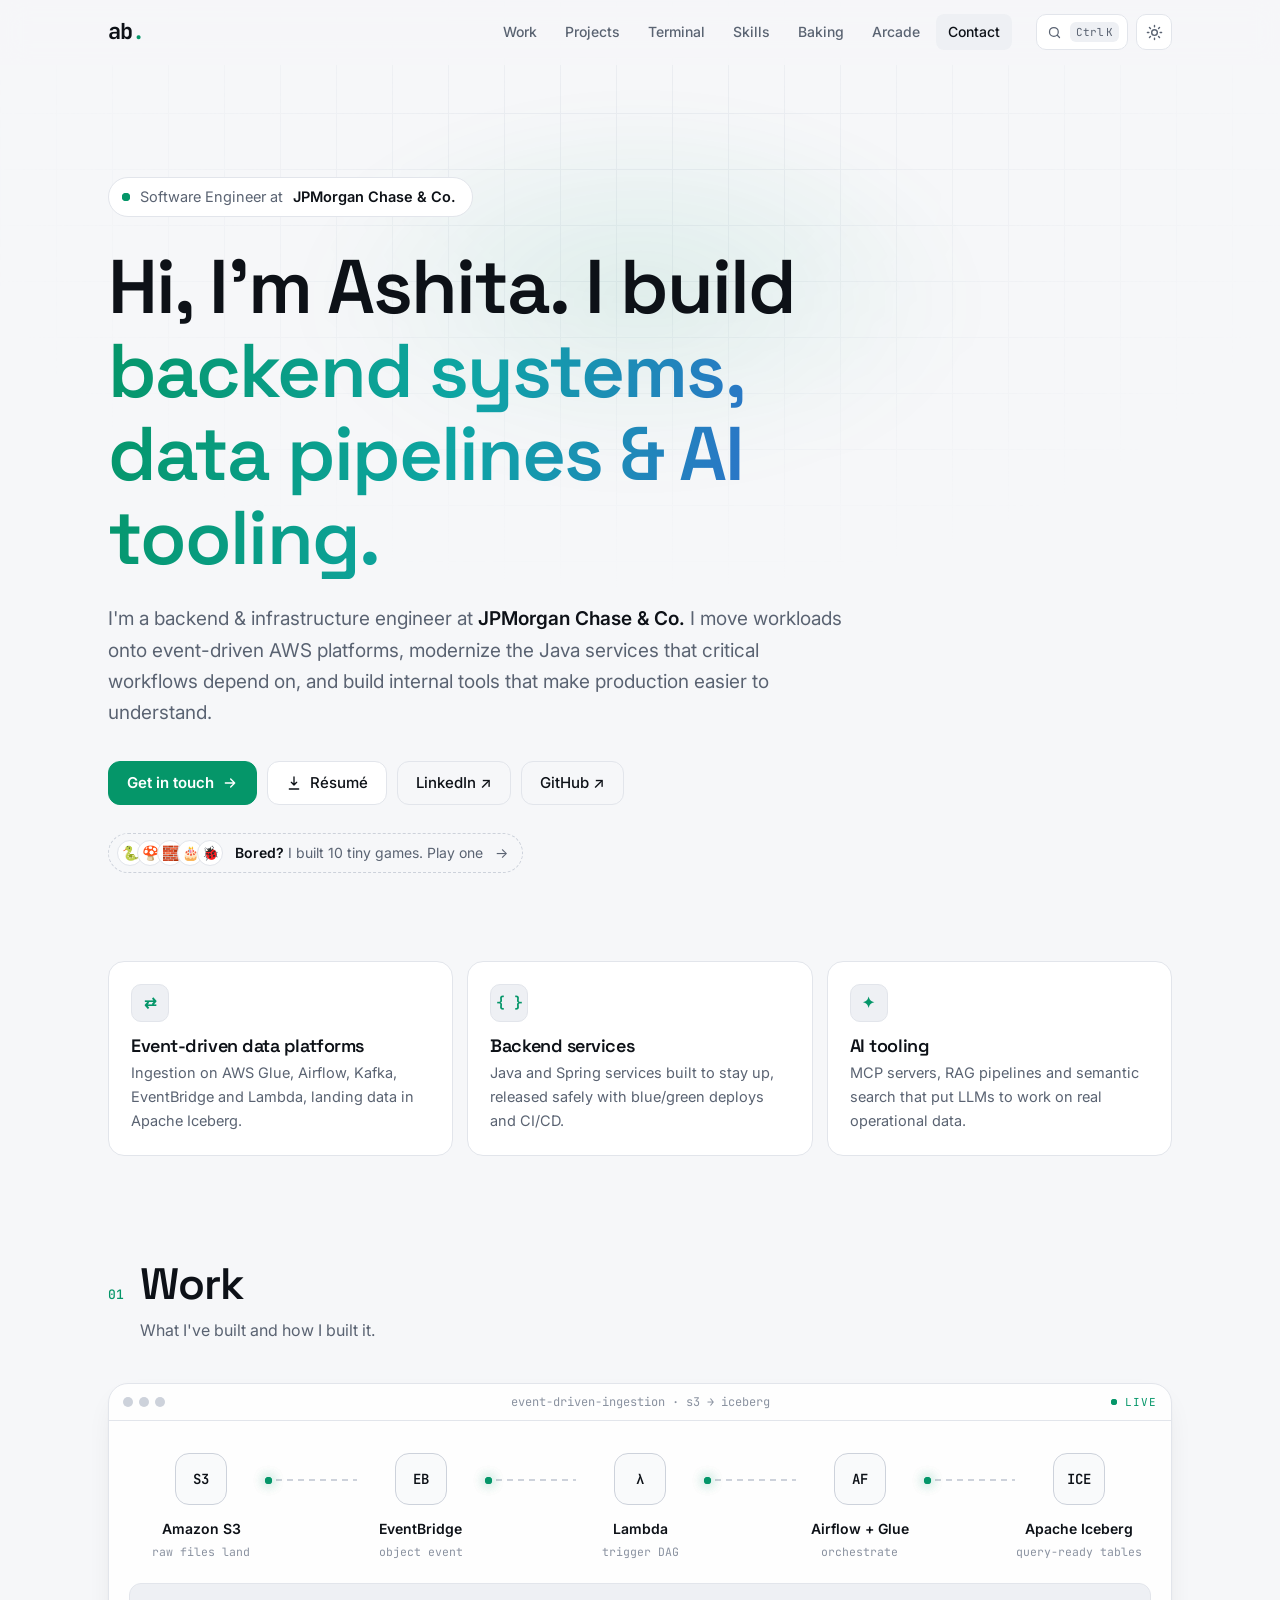
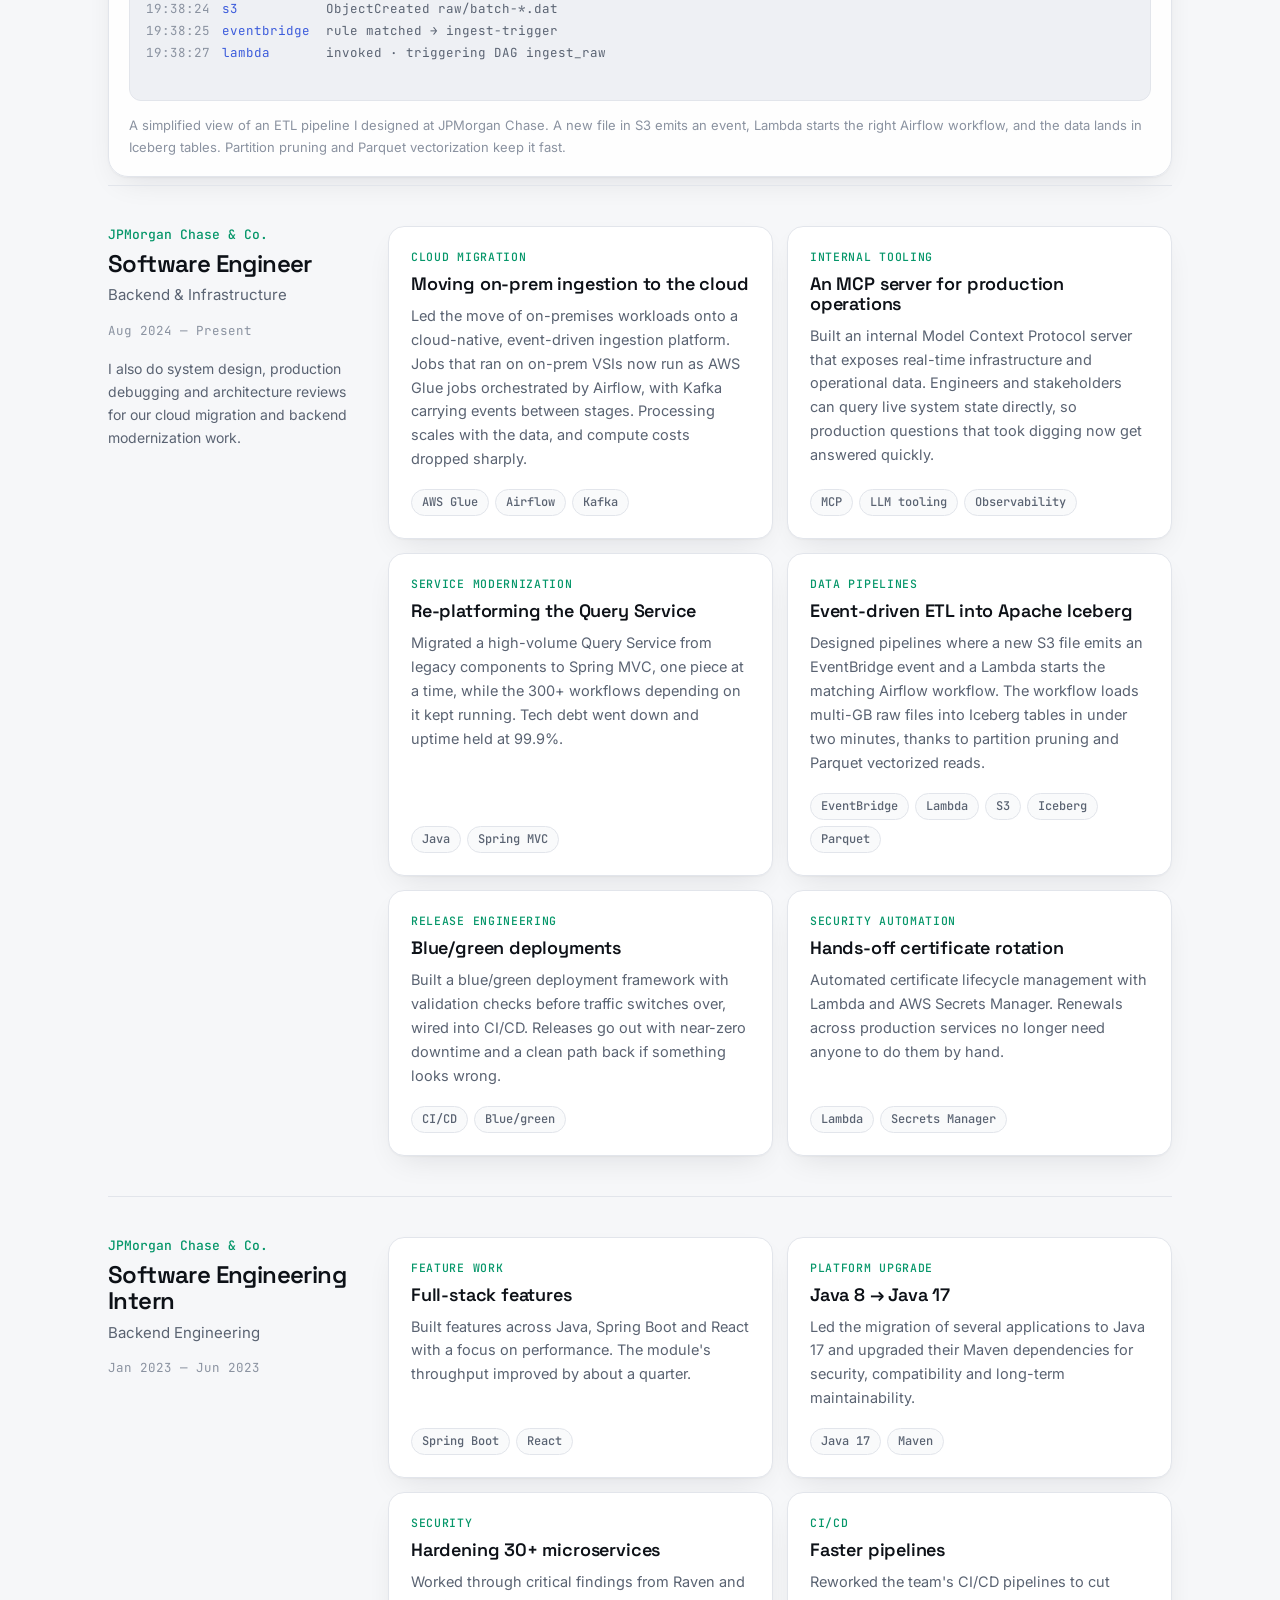
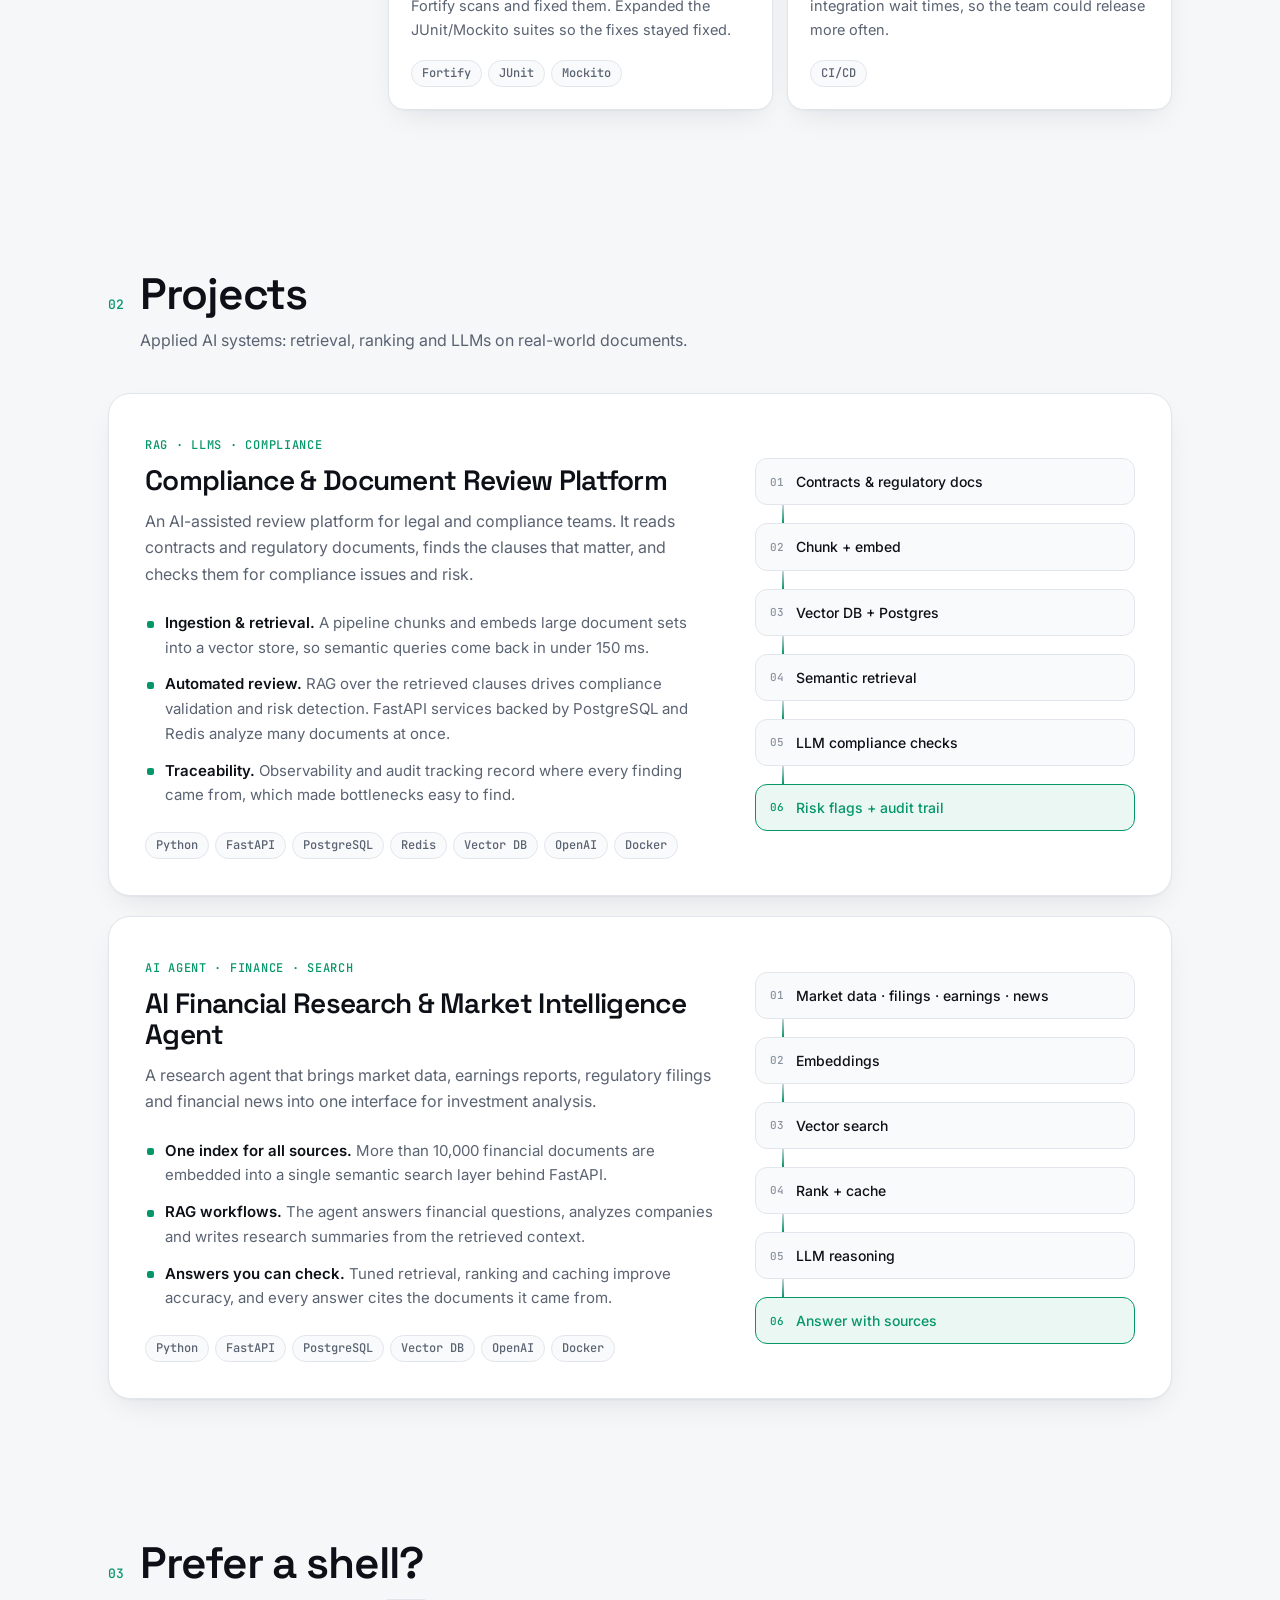
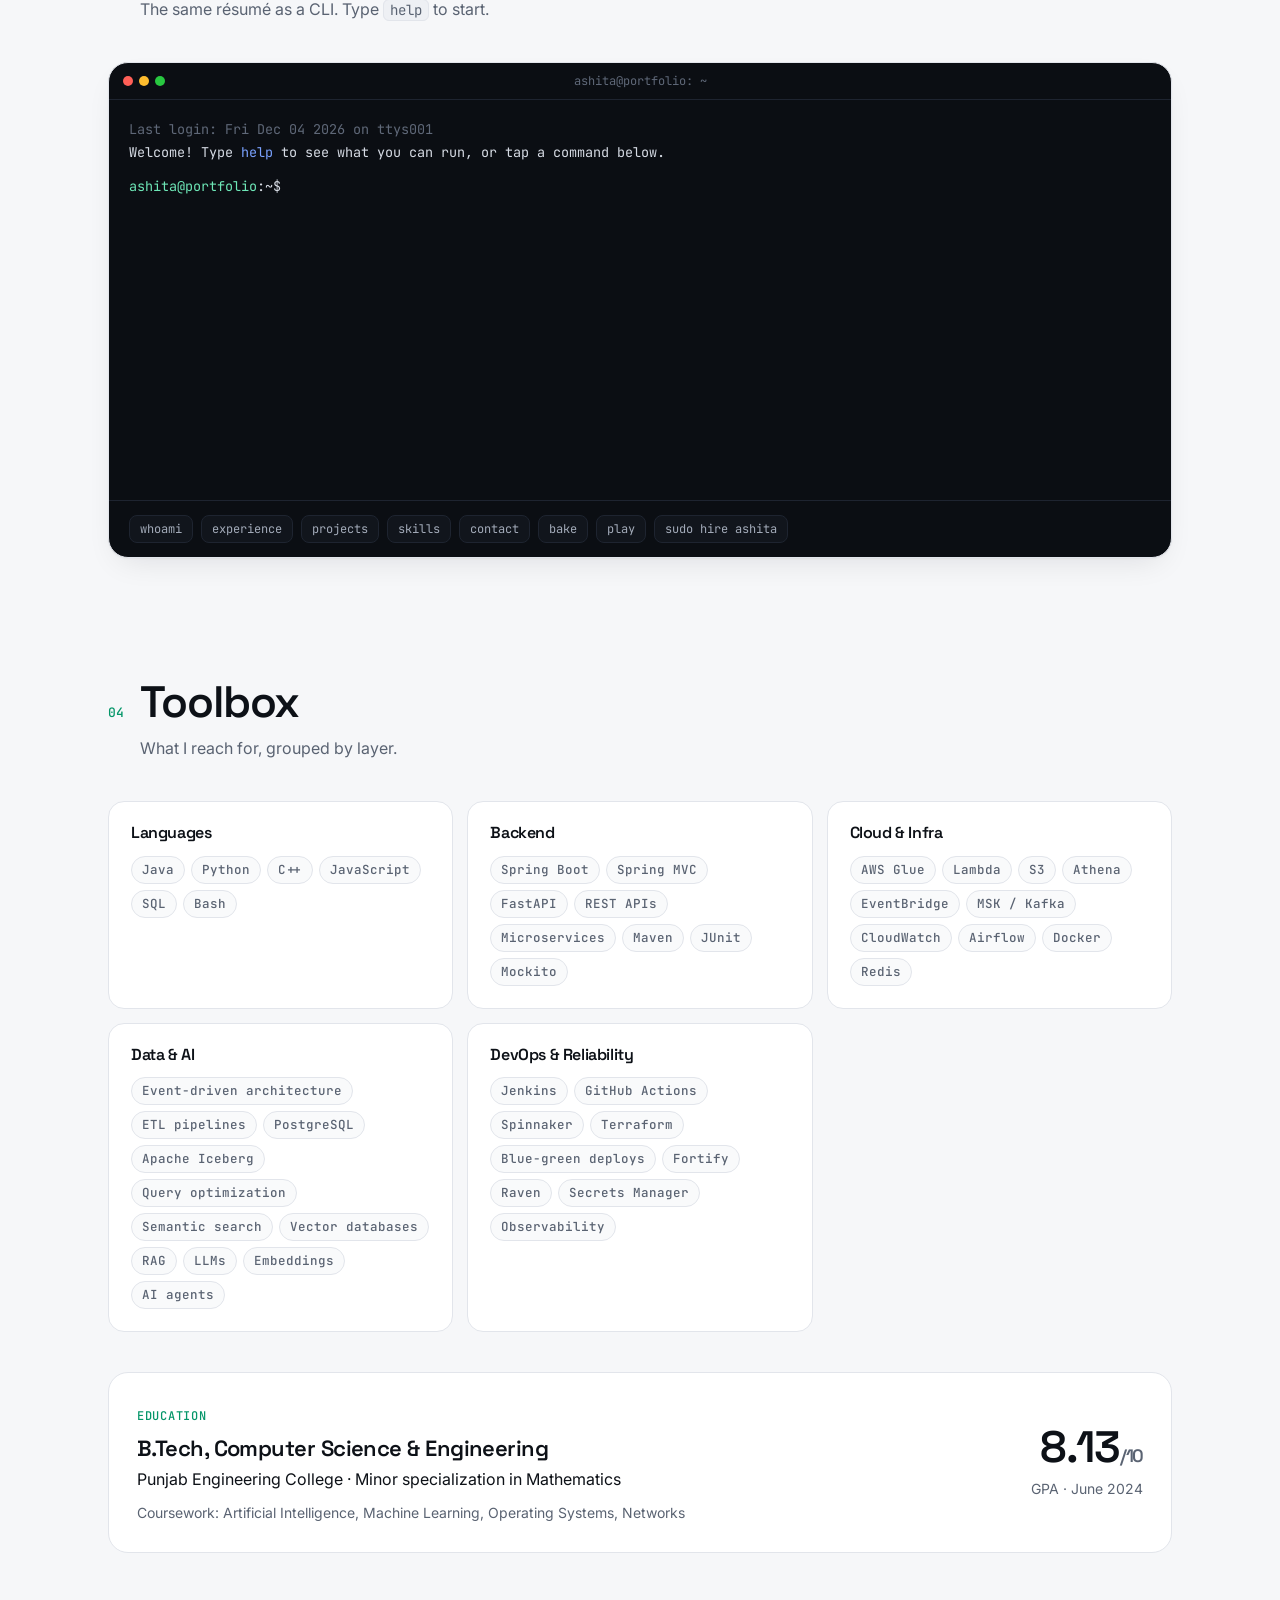
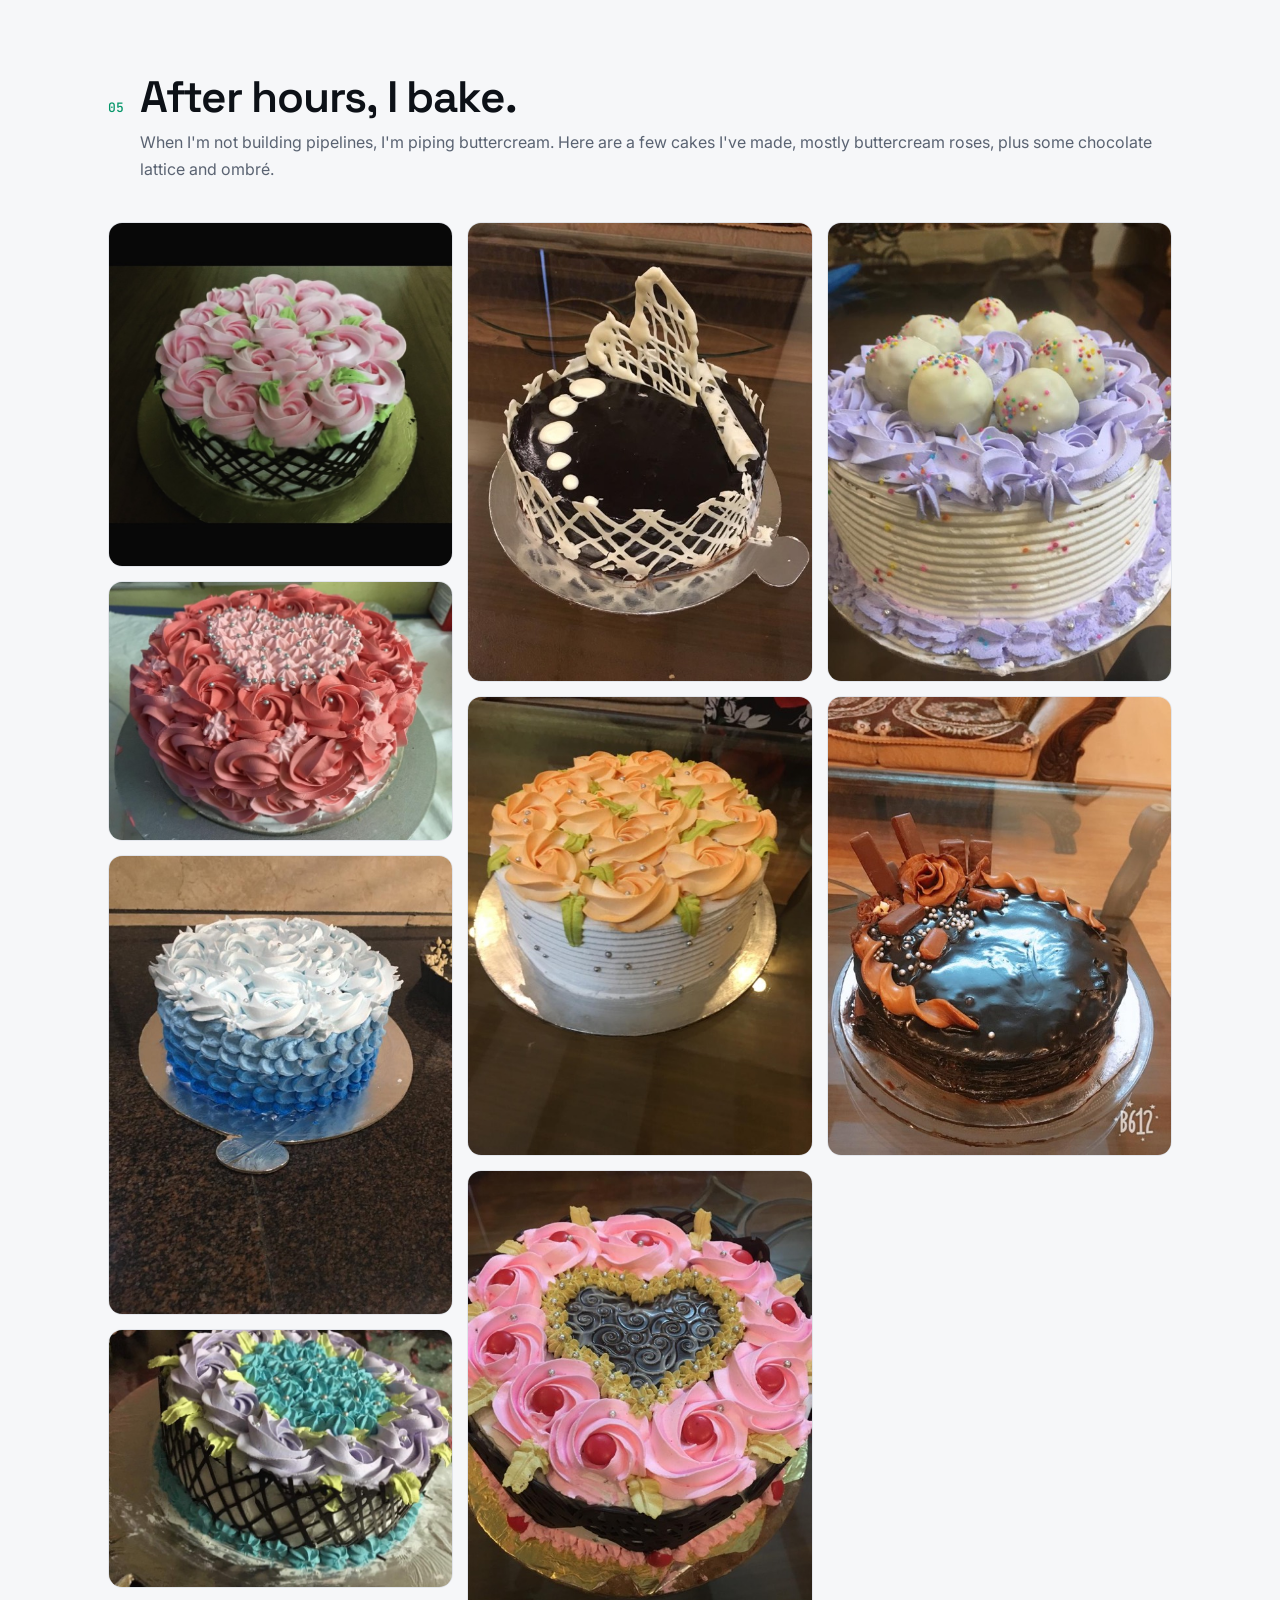
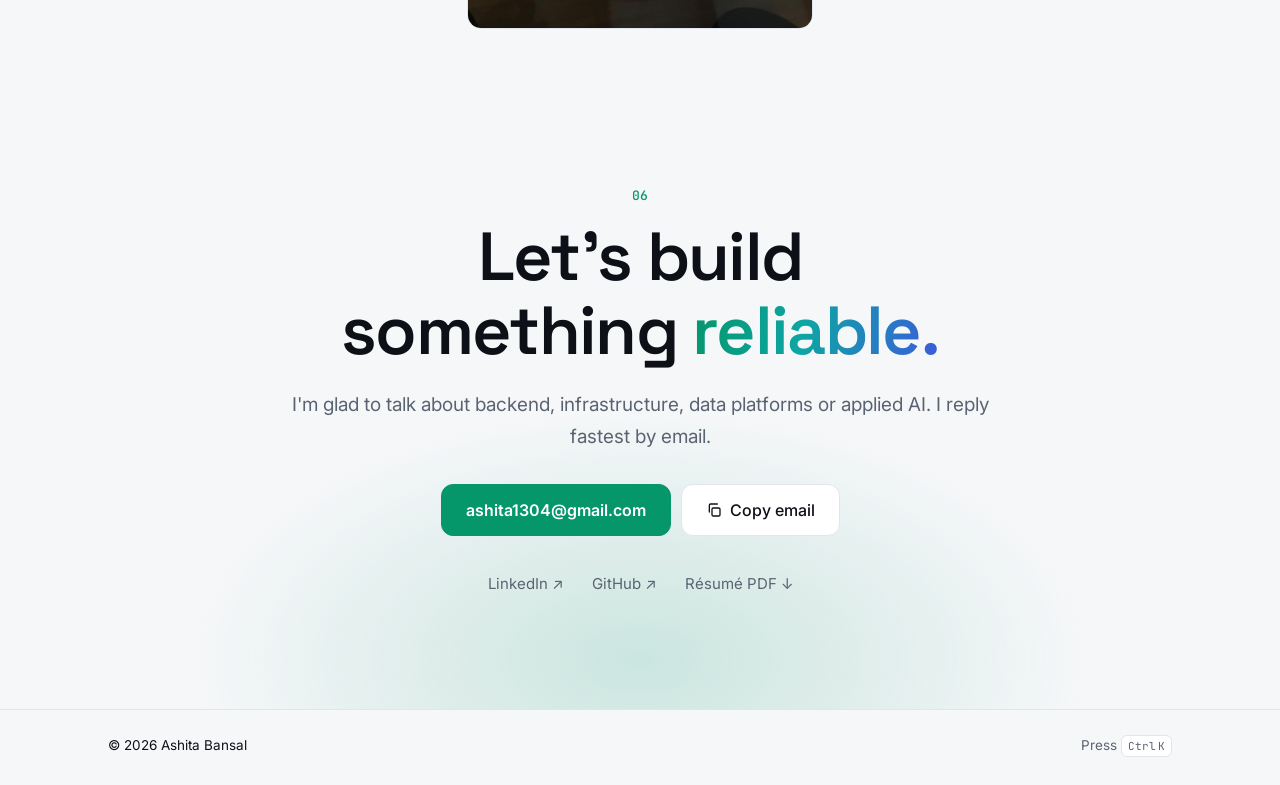
<file: index.html>
<!doctype html>
<html lang="en">
<head>
  <meta charset="utf-8">
  <meta name="viewport" content="width=device-width, initial-scale=1">
  <title>Ashita Bansal · Backend & Infrastructure Engineer</title>
  <meta name="description" content="Ashita Bansal is a backend and infrastructure engineer at JPMorgan Chase & Co. who builds event-driven AWS data platforms, high-availability services and AI tooling.">
  <meta property="og:title" content="Ashita Bansal · Backend & Infrastructure Engineer">
  <meta property="og:description" content="Backend & infrastructure engineer at JPMorgan Chase & Co. building event-driven AWS data platforms, Java services and AI tooling.">
  <meta property="og:type" content="website">
  <meta name="theme-color" content="#0a0c10">
  <link rel="icon" href="data:image/svg+xml,<svg xmlns='http://www.w3.org/2000/svg' viewBox='0 0 64 64'><rect width='64' height='64' rx='16' fill='%230a0c10'/><text x='50%' y='56%' dominant-baseline='middle' text-anchor='middle' font-family='monospace' font-weight='700' font-size='28' fill='%236ee7b7'>ab</text></svg>">
  <link rel="preconnect" href="https://fonts.googleapis.com">
  <link rel="preconnect" href="https://fonts.gstatic.com" crossorigin>
  <link href="https://fonts.googleapis.com/css2?family=Inter:wght@400;500;600&family=JetBrains+Mono:wght@400;500&family=Space+Grotesk:wght@500;600;700&display=swap" rel="stylesheet">
  <link rel="stylesheet" href="styles.css?v=8">
  <script>
    document.documentElement.classList.add('js');
    try { const t = localStorage.getItem('theme'); if (t) document.documentElement.dataset.theme = t; } catch (e) {}
  </script>
</head>
<body>
  <a class="skip" href="#main">Skip to content</a>

  <!-- ───────── Nav ───────── -->
  <header class="nav">
    <div class="wrap nav-inner">
      <a href="#top" class="logo" aria-label="Ashita Bansal, home"><span>ab</span><b>.</b></a>
      <nav class="nav-links" aria-label="Primary">
        <a href="#work">Work</a>
        <a href="#projects">Projects</a>
        <a href="#terminal">Terminal</a>
        <a href="#skills">Skills</a>
        <a href="#baking">Baking</a>
        <a href="play.html">Arcade</a>
        <a href="#contact">Contact</a>
      </nav>
      <div class="nav-actions">
        <button class="kbd-btn" id="palette-open" aria-label="Open command palette">
          <svg viewBox="0 0 24 24" width="15" height="15" fill="none" stroke="currentColor" stroke-width="2" stroke-linecap="round"><circle cx="11" cy="11" r="7"/><path d="m20 20-3.5-3.5"/></svg>
          <kbd><span class="mod">⌘</span>K</kbd>
        </button>
        <button id="theme-toggle" class="icon-btn" aria-label="Toggle colour theme">
          <svg class="sun" viewBox="0 0 24 24" width="17" height="17" fill="none" stroke="currentColor" stroke-width="2" stroke-linecap="round"><circle cx="12" cy="12" r="4"/><path d="M12 2v2M12 20v2M4.9 4.9l1.4 1.4M17.7 17.7l1.4 1.4M2 12h2M20 12h2M4.9 19.1l1.4-1.4M17.7 6.3l1.4-1.4"/></svg>
          <svg class="moon" viewBox="0 0 24 24" width="17" height="17" fill="none" stroke="currentColor" stroke-width="2" stroke-linecap="round" stroke-linejoin="round"><path d="M21 12.8A9 9 0 1 1 11.2 3a7 7 0 0 0 9.8 9.8z"/></svg>
        </button>
      </div>
    </div>
  </header>

  <main id="main">
    <!-- ───────── Hero ───────── -->
    <section class="hero" id="top">
      <div class="hero-bg" aria-hidden="true"></div>
      <div class="wrap">
        <p class="status reveal"><span class="pulse"></span> Software Engineer at <b>JPMorgan Chase &amp; Co.</b></p>
        <h1 class="reveal">
          Hi, I'm Ashita. I build
          <span class="grad">backend systems, data pipelines &amp; AI tooling.</span>
        </h1>
        <p class="lede reveal">
          I'm a backend &amp; infrastructure engineer at <b>JPMorgan Chase &amp; Co.</b> I move workloads onto
          event-driven AWS platforms, modernize the Java services that critical workflows depend on,
          and build internal tools that make production easier to understand.
        </p>
        <div class="cta reveal">
          <a class="btn primary" href="#contact">Get in touch
            <svg viewBox="0 0 24 24" width="16" height="16" fill="none" stroke="currentColor" stroke-width="2" stroke-linecap="round" stroke-linejoin="round"><path d="M5 12h14M13 6l6 6-6 6"/></svg>
          </a>
          <a class="btn" href="Resume_AshitaBansal_2026.pdf" download>
            <svg viewBox="0 0 24 24" width="16" height="16" fill="none" stroke="currentColor" stroke-width="2" stroke-linecap="round" stroke-linejoin="round"><path d="M12 3v12m0 0-4-4m4 4 4-4M5 21h14"/></svg>
            Résumé
          </a>
          <a class="btn ghost" href="https://www.linkedin.com/in/ashitabansal" target="_blank" rel="noopener">LinkedIn ↗</a>
          <a class="btn ghost" href="https://github.com/Ashita-Bansal" target="_blank" rel="noopener">GitHub ↗</a>
        </div>
        <a class="arcade-strip reveal" href="play.html">
          <span class="as-icons" aria-hidden="true"><span>🐍</span><span>🍄</span><span>🧱</span><span>🎂</span><span>🐞</span></span>
          <span class="as-text"><b>Bored?</b> I built 10 tiny games. Play one</span>
          <span class="as-arrow" aria-hidden="true">→</span>
        </a>

      </div>
    </section>

    <!-- ───────── Focus areas ───────── -->
    <section class="focus" aria-label="What I work on">
      <div class="wrap focus-grid">
        <div class="area reveal">
          <span class="area-ico" aria-hidden="true">⇄</span>
          <h3>Event-driven data platforms</h3>
          <p>Ingestion on AWS Glue, Airflow, Kafka, EventBridge and Lambda, landing data in Apache Iceberg.</p>
        </div>
        <div class="area reveal">
          <span class="area-ico" aria-hidden="true">{ }</span>
          <h3>Backend services</h3>
          <p>Java and Spring services built to stay up, released safely with blue/green deploys and CI/CD.</p>
        </div>
        <div class="area reveal">
          <span class="area-ico" aria-hidden="true">✦</span>
          <h3>AI tooling</h3>
          <p>MCP servers, RAG pipelines and semantic search that put LLMs to work on real operational data.</p>
        </div>
      </div>
    </section>

    <!-- ───────── Work ───────── -->
    <section class="section" id="work">
      <div class="wrap">
        <header class="sec-head reveal">
          <span class="sec-num">01</span>
          <h2>Work</h2>
          <p>What I've built and how I built it.</p>
        </header>

        <!-- Signature: animated version of the S3 → Iceberg ingestion pipeline -->
        <figure class="pipeline featured reveal" aria-label="Diagram of an event-driven ingestion pipeline: S3, EventBridge, Lambda, Airflow, Apache Iceberg">
          <div class="win-bar">
            <span class="dots"><i></i><i></i><i></i></span>
            <span class="win-title">event-driven-ingestion · s3 → iceberg</span>
            <span class="live"><span class="pulse"></span>live</span>
          </div>
          <div class="pipe">
            <div class="node"><span class="ico">S3</span><span class="nm">Amazon S3</span><span class="sub">raw files land</span></div>
            <div class="link" aria-hidden="true"><i></i><i></i></div>
            <div class="node"><span class="ico">EB</span><span class="nm">EventBridge</span><span class="sub">object event</span></div>
            <div class="link" aria-hidden="true"><i></i><i></i></div>
            <div class="node"><span class="ico">λ</span><span class="nm">Lambda</span><span class="sub">trigger DAG</span></div>
            <div class="link" aria-hidden="true"><i></i><i></i></div>
            <div class="node"><span class="ico">AF</span><span class="nm">Airflow + Glue</span><span class="sub">orchestrate</span></div>
            <div class="link" aria-hidden="true"><i></i><i></i></div>
            <div class="node"><span class="ico">ICE</span><span class="nm">Apache Iceberg</span><span class="sub">query-ready tables</span></div>
          </div>
          <ol class="log" id="pipe-log" aria-hidden="true"></ol>
          <figcaption>A simplified view of an ETL pipeline I designed at JPMorgan Chase. A new file in S3 emits an event, Lambda starts the right Airflow workflow, and the data lands in Iceberg tables. Partition pruning and Parquet vectorization keep it fast.</figcaption>
        </figure>

        <div class="role reveal">
          <div class="role-meta">
            <div class="co">JPMorgan Chase &amp; Co.</div>
            <h3>Software Engineer</h3>
            <div class="team">Backend &amp; Infrastructure</div>
            <div class="when">Aug 2024 — Present</div>
            <p class="also">I also do system design, production debugging and architecture reviews for our cloud migration and backend modernization work.</p>
          </div>
          <div class="wins">
            <article class="win reveal">
              <span class="kind">Cloud migration</span>
              <h4>Moving on-prem ingestion to the cloud</h4>
              <p>Led the move of on-premises workloads onto a cloud-native, event-driven ingestion platform. Jobs that ran on on-prem VSIs now run as AWS Glue jobs orchestrated by Airflow, with Kafka carrying events between stages. Processing scales with the data, and compute costs dropped sharply.</p>
              <ul class="chips"><li>AWS Glue</li><li>Airflow</li><li>Kafka</li></ul>
            </article>
            <article class="win reveal">
              <span class="kind">Internal tooling</span>
              <h4>An MCP server for production operations</h4>
              <p>Built an internal Model Context Protocol server that exposes real-time infrastructure and operational data. Engineers and stakeholders can query live system state directly, so production questions that took digging now get answered quickly.</p>
              <ul class="chips"><li>MCP</li><li>LLM tooling</li><li>Observability</li></ul>
            </article>
            <article class="win reveal">
              <span class="kind">Service modernization</span>
              <h4>Re-platforming the Query Service</h4>
              <p>Migrated a high-volume Query Service from legacy components to Spring MVC, one piece at a time, while the 300+ workflows depending on it kept running. Tech debt went down and uptime held at 99.9%.</p>
              <ul class="chips"><li>Java</li><li>Spring MVC</li></ul>
            </article>
            <article class="win reveal">
              <span class="kind">Data pipelines</span>
              <h4>Event-driven ETL into Apache Iceberg</h4>
              <p>Designed pipelines where a new S3 file emits an EventBridge event and a Lambda starts the matching Airflow workflow. The workflow loads multi-GB raw files into Iceberg tables in under two minutes, thanks to partition pruning and Parquet vectorized reads.</p>
              <ul class="chips"><li>EventBridge</li><li>Lambda</li><li>S3</li><li>Iceberg</li><li>Parquet</li></ul>
            </article>
            <article class="win reveal">
              <span class="kind">Release engineering</span>
              <h4>Blue/green deployments</h4>
              <p>Built a blue/green deployment framework with validation checks before traffic switches over, wired into CI/CD. Releases go out with near-zero downtime and a clean path back if something looks wrong.</p>
              <ul class="chips"><li>CI/CD</li><li>Blue/green</li></ul>
            </article>
            <article class="win reveal">
              <span class="kind">Security automation</span>
              <h4>Hands-off certificate rotation</h4>
              <p>Automated certificate lifecycle management with Lambda and AWS Secrets Manager. Renewals across production services no longer need anyone to do them by hand.</p>
              <ul class="chips"><li>Lambda</li><li>Secrets Manager</li></ul>
            </article>
          </div>
        </div>

        <div class="role reveal">
          <div class="role-meta">
            <div class="co">JPMorgan Chase &amp; Co.</div>
            <h3>Software Engineering Intern</h3>
            <div class="team">Backend Engineering</div>
            <div class="when">Jan 2023 — Jun 2023</div>
          </div>
          <div class="wins">
            <article class="win reveal">
              <span class="kind">Feature work</span>
              <h4>Full-stack features</h4>
              <p>Built features across Java, Spring Boot and React with a focus on performance. The module's throughput improved by about a quarter.</p>
              <ul class="chips"><li>Spring Boot</li><li>React</li></ul>
            </article>
            <article class="win reveal">
              <span class="kind">Platform upgrade</span>
              <h4>Java 8 → Java 17</h4>
              <p>Led the migration of several applications to Java 17 and upgraded their Maven dependencies for security, compatibility and long-term maintainability.</p>
              <ul class="chips"><li>Java 17</li><li>Maven</li></ul>
            </article>
            <article class="win reveal">
              <span class="kind">Security</span>
              <h4>Hardening 30+ microservices</h4>
              <p>Worked through critical findings from Raven and Fortify scans and fixed them. Expanded the JUnit/Mockito suites so the fixes stayed fixed.</p>
              <ul class="chips"><li>Fortify</li><li>JUnit</li><li>Mockito</li></ul>
            </article>
            <article class="win reveal">
              <span class="kind">CI/CD</span>
              <h4>Faster pipelines</h4>
              <p>Reworked the team's CI/CD pipelines to cut integration wait times, so the team could release more often.</p>
              <ul class="chips"><li>CI/CD</li></ul>
            </article>
          </div>
        </div>
      </div>
    </section>

    <!-- ───────── Projects ───────── -->
    <section class="section" id="projects">
      <div class="wrap">
        <header class="sec-head reveal">
          <span class="sec-num">02</span>
          <h2>Projects</h2>
          <p>Applied AI systems: retrieval, ranking and LLMs on real-world documents.</p>
        </header>

        <article class="project reveal">
          <div class="project-body">
            <span class="tag">RAG · LLMs · Compliance</span>
            <h3>Compliance &amp; Document Review Platform</h3>
            <p>An AI-assisted review platform for legal and compliance teams. It reads contracts and regulatory documents, finds the clauses that matter, and checks them for compliance issues and risk.</p>
            <ul class="how">
              <li><b>Ingestion &amp; retrieval.</b> A pipeline chunks and embeds large document sets into a vector store, so semantic queries come back in under 150 ms.</li>
              <li><b>Automated review.</b> RAG over the retrieved clauses drives compliance validation and risk detection. FastAPI services backed by PostgreSQL and Redis analyze many documents at once.</li>
              <li><b>Traceability.</b> Observability and audit tracking record where every finding came from, which made bottlenecks easy to find.</li>
            </ul>
            <ul class="chips"><li>Python</li><li>FastAPI</li><li>PostgreSQL</li><li>Redis</li><li>Vector DB</li><li>OpenAI</li><li>Docker</li></ul>
          </div>
          <ol class="flow" aria-label="System flow">
            <li><span>01</span>Contracts &amp; regulatory docs</li>
            <li><span>02</span>Chunk + embed</li>
            <li><span>03</span>Vector DB + Postgres</li>
            <li><span>04</span>Semantic retrieval</li>
            <li><span>05</span>LLM compliance checks</li>
            <li class="out"><span>06</span>Risk flags + audit trail</li>
          </ol>
        </article>

        <article class="project reveal">
          <div class="project-body">
            <span class="tag">AI Agent · Finance · Search</span>
            <h3>AI Financial Research &amp; Market Intelligence Agent</h3>
            <p>A research agent that brings market data, earnings reports, regulatory filings and financial news into one interface for investment analysis.</p>
            <ul class="how">
              <li><b>One index for all sources.</b> More than 10,000 financial documents are embedded into a single semantic search layer behind FastAPI.</li>
              <li><b>RAG workflows.</b> The agent answers financial questions, analyzes companies and writes research summaries from the retrieved context.</li>
              <li><b>Answers you can check.</b> Tuned retrieval, ranking and caching improve accuracy, and every answer cites the documents it came from.</li>
            </ul>
            <ul class="chips"><li>Python</li><li>FastAPI</li><li>PostgreSQL</li><li>Vector DB</li><li>OpenAI</li><li>Docker</li></ul>
          </div>
          <ol class="flow" aria-label="System flow">
            <li><span>01</span>Market data · filings · earnings · news</li>
            <li><span>02</span>Embeddings</li>
            <li><span>03</span>Vector search</li>
            <li><span>04</span>Rank + cache</li>
            <li><span>05</span>LLM reasoning</li>
            <li class="out"><span>06</span>Answer with sources</li>
          </ol>
        </article>
      </div>
    </section>

    <!-- ───────── Terminal ───────── -->
    <section class="section" id="terminal">
      <div class="wrap">
        <header class="sec-head reveal">
          <span class="sec-num">03</span>
          <h2>Prefer a shell?</h2>
          <p>The same résumé as a CLI. Type <code>help</code> to start.</p>
        </header>
        <div class="term reveal">
          <div class="win-bar">
            <span class="dots"><i></i><i></i><i></i></span>
            <span class="win-title">ashita@portfolio: ~</span>
            <span></span>
          </div>
          <div class="term-body" id="term-body">
            <div id="term-out" aria-live="polite"></div>
            <form id="term-form" class="term-line" autocomplete="off">
              <label for="term-in" class="prompt">ashita@portfolio<span>:~$</span></label>
              <input id="term-in" spellcheck="false" autocapitalize="off" aria-label="Terminal command">
            </form>
          </div>
          <div class="term-hints" id="term-hints">
            <button data-cmd="whoami">whoami</button>
            <button data-cmd="experience">experience</button>
            <button data-cmd="projects">projects</button>
            <button data-cmd="skills">skills</button>
            <button data-cmd="contact">contact</button>
            <button data-cmd="bake">bake</button>
            <button data-cmd="play">play</button>
            <button data-cmd="sudo hire ashita">sudo hire ashita</button>
          </div>
        </div>
      </div>
    </section>

    <!-- ───────── Skills ───────── -->
    <section class="section" id="skills">
      <div class="wrap">
        <header class="sec-head reveal">
          <span class="sec-num">04</span>
          <h2>Toolbox</h2>
          <p>What I reach for, grouped by layer.</p>
        </header>
        <div class="stack">
          <div class="layer reveal"><h4>Languages</h4><ul class="chips"><li>Java</li><li>Python</li><li>C++</li><li>JavaScript</li><li>SQL</li><li>Bash</li></ul></div>
          <div class="layer reveal"><h4>Backend</h4><ul class="chips"><li>Spring Boot</li><li>Spring MVC</li><li>FastAPI</li><li>REST APIs</li><li>Microservices</li><li>Maven</li><li>JUnit</li><li>Mockito</li></ul></div>
          <div class="layer reveal"><h4>Cloud &amp; Infra</h4><ul class="chips"><li>AWS Glue</li><li>Lambda</li><li>S3</li><li>Athena</li><li>EventBridge</li><li>MSK / Kafka</li><li>CloudWatch</li><li>Airflow</li><li>Docker</li><li>Redis</li></ul></div>
          <div class="layer reveal"><h4>Data &amp; AI</h4><ul class="chips"><li>Event-driven architecture</li><li>ETL pipelines</li><li>PostgreSQL</li><li>Apache Iceberg</li><li>Query optimization</li><li>Semantic search</li><li>Vector databases</li><li>RAG</li><li>LLMs</li><li>Embeddings</li><li>AI agents</li></ul></div>
          <div class="layer reveal"><h4>DevOps &amp; Reliability</h4><ul class="chips"><li>Jenkins</li><li>GitHub Actions</li><li>Spinnaker</li><li>Terraform</li><li>Blue-green deploys</li><li>Fortify</li><li>Raven</li><li>Secrets Manager</li><li>Observability</li></ul></div>
        </div>

        <div class="edu reveal">
          <div>
            <span class="tag">Education</span>
            <h3>B.Tech, Computer Science &amp; Engineering</h3>
            <p>Punjab Engineering College · Minor specialization in Mathematics</p>
            <p class="muted">Coursework: Artificial Intelligence, Machine Learning, Operating Systems, Networks</p>
          </div>
          <div class="edu-side">
            <div class="gpa">8.13<small>/10</small></div>
            <div class="muted">GPA · June 2024</div>
          </div>
        </div>
      </div>
    </section>

    <!-- ───────── Baking ───────── -->
    <section class="section" id="baking">
      <div class="wrap">
        <header class="sec-head reveal">
          <span class="sec-num">05</span>
          <h2>After hours, I bake.</h2>
          <p>When I'm not building pipelines, I'm piping buttercream. Here are a few cakes I've made, mostly buttercream roses, plus some chocolate lattice and ombré.</p>
        </header>
        <div class="cakes">
          <figure class="cake reveal"><button type="button" data-cake="0" aria-label="Enlarge: Pink roses in a chocolate lattice"><img src="cakes/cake-01-sm.jpg" width="1080" height="1080" alt="Pink roses in a chocolate lattice" loading="lazy" decoding="async"></button><figcaption>Pink roses in a chocolate lattice</figcaption></figure>
          <figure class="cake reveal"><button type="button" data-cake="1" aria-label="Enlarge: Rose garden with a piped heart"><img src="cakes/cake-02-sm.jpg" width="1024" height="768" alt="Rose garden with a piped heart" loading="lazy" decoding="async"></button><figcaption>Rose garden with a piped heart</figcaption></figure>
          <figure class="cake reveal"><button type="button" data-cake="2" aria-label="Enlarge: Blue ombré ruffles"><img src="cakes/cake-03-sm.jpg" width="768" height="1024" alt="Blue ombré ruffles" loading="lazy" decoding="async"></button><figcaption>Blue ombré ruffles</figcaption></figure>
          <figure class="cake reveal"><button type="button" data-cake="3" aria-label="Enlarge: Lilac &amp; teal rosettes"><img src="cakes/cake-04-sm.jpg" width="1024" height="768" alt="Lilac &amp; teal rosettes" loading="lazy" decoding="async"></button><figcaption>Lilac &amp; teal rosettes</figcaption></figure>
          <figure class="cake reveal"><button type="button" data-cake="4" aria-label="Enlarge: White-chocolate lattice"><img src="cakes/cake-05-sm.jpg" width="768" height="1024" alt="White-chocolate lattice" loading="lazy" decoding="async"></button><figcaption>White-chocolate lattice</figcaption></figure>
          <figure class="cake reveal"><button type="button" data-cake="5" aria-label="Enlarge: Peach rosettes"><img src="cakes/cake-06-sm.jpg" width="768" height="1024" alt="Peach rosettes" loading="lazy" decoding="async"></button><figcaption>Peach rosettes</figcaption></figure>
          <figure class="cake reveal"><button type="button" data-cake="6" aria-label="Enlarge: Rose wreath with a stencilled heart"><img src="cakes/cake-07-sm.jpg" width="768" height="1024" alt="Rose wreath with a stencilled heart" loading="lazy" decoding="async"></button><figcaption>Rose wreath with a stencilled heart</figcaption></figure>
          <figure class="cake reveal"><button type="button" data-cake="7" aria-label="Enlarge: Lilac piping &amp; sprinkled truffles"><img src="cakes/cake-08-sm.jpg" width="768" height="1024" alt="Lilac piping &amp; sprinkled truffles" loading="lazy" decoding="async"></button><figcaption>Lilac piping &amp; sprinkled truffles</figcaption></figure>
          <figure class="cake reveal"><button type="button" data-cake="8" aria-label="Enlarge: Chocolate glaze &amp; wafer crown"><img src="cakes/cake-09-sm.jpg" width="768" height="1024" alt="Chocolate glaze &amp; wafer crown" loading="lazy" decoding="async"></button><figcaption>Chocolate glaze &amp; wafer crown</figcaption></figure>
        </div>
      </div>
    </section>

    <!-- ───────── Contact ───────── -->
    <section class="contact" id="contact">
      <div class="wrap reveal">
        <span class="sec-num">06</span>
        <h2>Let's build something <span class="grad">reliable.</span></h2>
        <p class="lede">I'm glad to talk about backend, infrastructure, data platforms or applied AI. I reply fastest by email.</p>
        <div class="cta center">
          <a class="btn primary big" href="mailto:ashita1304@gmail.com">ashita1304@gmail.com</a>
          <button class="btn big" id="copy-email" type="button">
            <svg viewBox="0 0 24 24" width="16" height="16" fill="none" stroke="currentColor" stroke-width="2" stroke-linecap="round" stroke-linejoin="round"><rect x="9" y="9" width="12" height="12" rx="2"/><path d="M5 15V5a2 2 0 0 1 2-2h10"/></svg>
            Copy email
          </button>
        </div>
        <div class="socials">
          <a href="https://www.linkedin.com/in/ashitabansal" target="_blank" rel="noopener">LinkedIn ↗</a>
          <a href="https://github.com/Ashita-Bansal" target="_blank" rel="noopener">GitHub ↗</a>
          <a href="Resume_AshitaBansal_2026.pdf" download>Résumé PDF ↓</a>
        </div>
      </div>
    </section>
  </main>

  <footer class="footer">
    <div class="wrap footer-inner">
      <span>© <span id="year">2026</span> Ashita Bansal</span>
      <span class="muted">Press <kbd><span class="mod">⌘</span>K</kbd></span>
    </div>
  </footer>

  <!-- ───────── Command palette ───────── -->
  <div class="palette" id="palette" role="dialog" aria-modal="true" aria-label="Command palette" hidden>
    <div class="palette-backdrop" data-close></div>
    <div class="palette-box">
      <div class="palette-search">
        <svg viewBox="0 0 24 24" width="16" height="16" fill="none" stroke="currentColor" stroke-width="2" stroke-linecap="round"><circle cx="11" cy="11" r="7"/><path d="m20 20-3.5-3.5"/></svg>
        <input id="palette-in" placeholder="Type a command or search…" aria-label="Search commands" autocomplete="off">
        <kbd>esc</kbd>
      </div>
      <ul id="palette-list" role="listbox"></ul>
    </div>
  </div>

  <!-- ───────── Cake lightbox ───────── -->
  <div class="lightbox" id="lightbox" role="dialog" aria-modal="true" aria-label="Cake photo" hidden>
    <button class="lb-btn lb-close" data-lb="close" aria-label="Close">✕</button>
    <button class="lb-btn lb-prev" data-lb="prev" aria-label="Previous cake">‹</button>
    <figure>
      <img id="lb-img" alt="">
      <figcaption id="lb-cap"></figcaption>
    </figure>
    <button class="lb-btn lb-next" data-lb="next" aria-label="Next cake">›</button>
  </div>

  <div class="toast" id="toast" role="status" aria-live="polite"></div>

  <script src="main.js?v=8"></script>
</body>
</html>
</file>
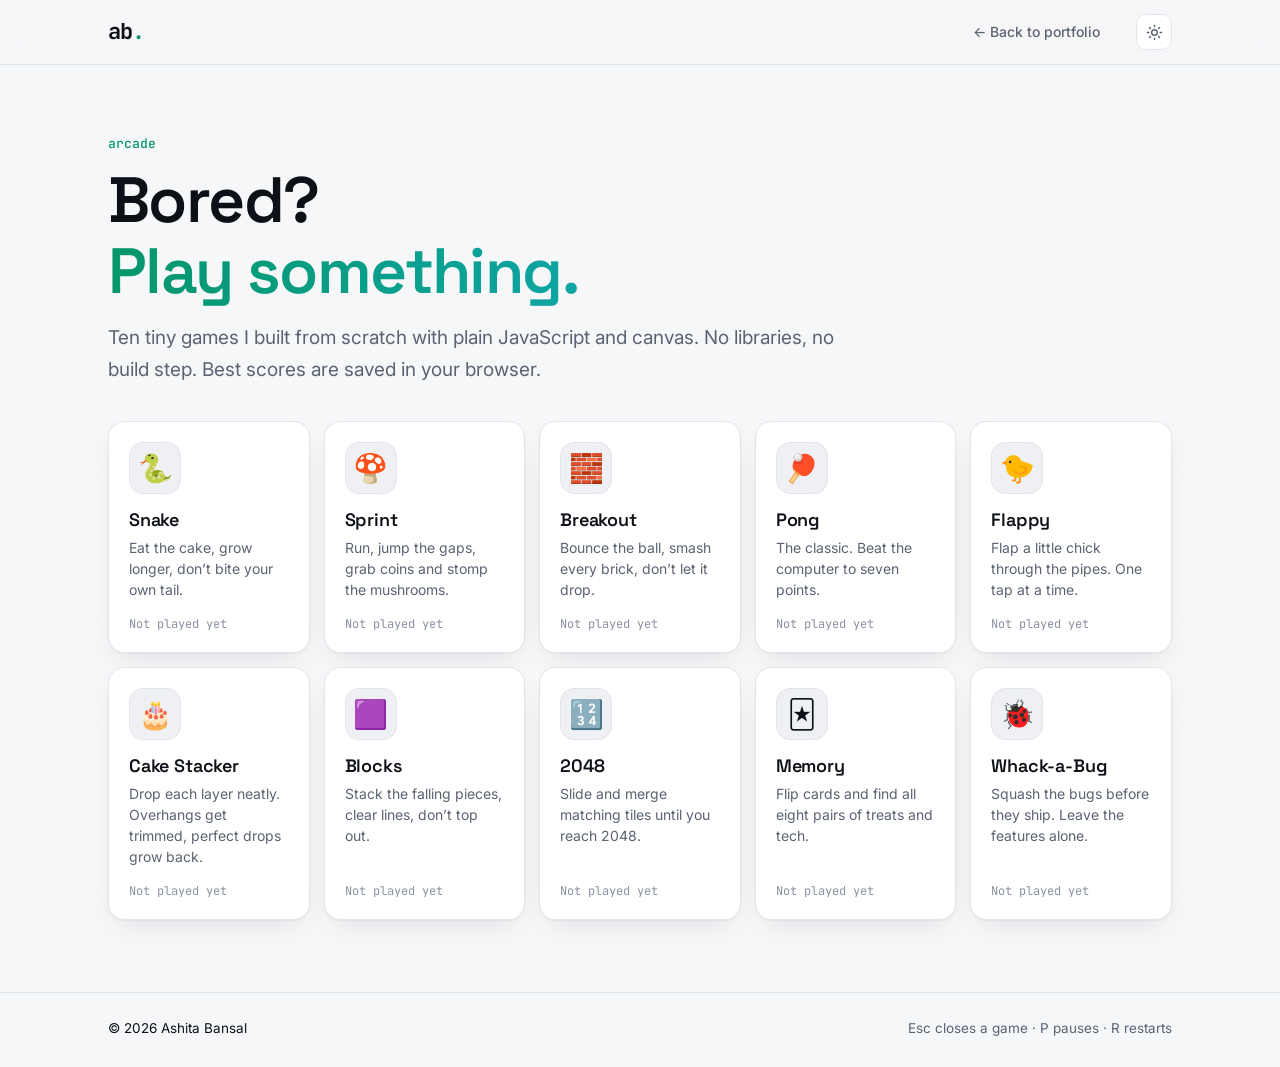
<file: play.html>
<!doctype html>
<html lang="en">
<head>
  <meta charset="utf-8">
  <meta name="viewport" content="width=device-width, initial-scale=1">
  <title>Arcade · Ashita Bansal</title>
  <meta name="description" content="Ten tiny browser games built by Ashita Bansal: Snake, a Mario-style runner, Breakout, Pong, Flappy, Cake Stacker, Blocks, 2048, Memory and Whack-a-Bug.">
  <meta name="theme-color" content="#0a0c10">
  <link rel="icon" href="data:image/svg+xml,<svg xmlns='http://www.w3.org/2000/svg' viewBox='0 0 64 64'><rect width='64' height='64' rx='16' fill='%230a0c10'/><text x='50%' y='56%' dominant-baseline='middle' text-anchor='middle' font-family='monospace' font-weight='700' font-size='28' fill='%236ee7b7'>ab</text></svg>">
  <link rel="preconnect" href="https://fonts.googleapis.com">
  <link rel="preconnect" href="https://fonts.gstatic.com" crossorigin>
  <link href="https://fonts.googleapis.com/css2?family=Inter:wght@400;500;600&family=JetBrains+Mono:wght@400;500&family=Space+Grotesk:wght@500;600;700&display=swap" rel="stylesheet">
  <link rel="stylesheet" href="styles.css?v=7">
  <link rel="stylesheet" href="arcade/arcade.css?v=1">
  <script>
    try { const t = localStorage.getItem('theme'); if (t) document.documentElement.dataset.theme = t; } catch (e) {}
  </script>
</head>
<body>
  <header class="nav scrolled">
    <div class="wrap nav-inner">
      <a href="index.html" class="logo" aria-label="Back to portfolio"><span>ab</span><b>.</b></a>
      <nav class="nav-links arcade-nav" aria-label="Primary">
        <a href="index.html">← Back to portfolio</a>
      </nav>
      <div class="nav-actions">
        <a class="kbd-btn back-mobile" href="index.html" aria-label="Back to portfolio">← Portfolio</a>
        <button id="theme-toggle" class="icon-btn" aria-label="Toggle colour theme">
          <svg class="sun" viewBox="0 0 24 24" width="17" height="17" fill="none" stroke="currentColor" stroke-width="2" stroke-linecap="round"><circle cx="12" cy="12" r="4"/><path d="M12 2v2M12 20v2M4.9 4.9l1.4 1.4M17.7 17.7l1.4 1.4M2 12h2M20 12h2M4.9 19.1l1.4-1.4M17.7 6.3l1.4-1.4"/></svg>
          <svg class="moon" viewBox="0 0 24 24" width="17" height="17" fill="none" stroke="currentColor" stroke-width="2" stroke-linecap="round" stroke-linejoin="round"><path d="M21 12.8A9 9 0 1 1 11.2 3a7 7 0 0 0 9.8 9.8z"/></svg>
        </button>
      </div>
    </div>
  </header>

  <main class="wrap arcade">
    <header class="arcade-head">
      <span class="sec-num">arcade</span>
      <h1>Bored? <span class="grad">Play something.</span></h1>
      <p class="lede">Ten tiny games I built from scratch with plain JavaScript and canvas. No libraries, no build step. Best scores are saved in your browser.</p>
    </header>
    <div class="arcade-grid" id="arcade-grid" aria-label="Games"></div>
  </main>

  <footer class="footer">
    <div class="wrap footer-inner">
      <span>© 2026 Ashita Bansal</span>
      <span class="muted">Esc closes a game · P pauses · R restarts</span>
    </div>
  </footer>

  <div class="stage" id="stage" role="dialog" aria-modal="true" aria-labelledby="st-title" hidden>
    <div class="stage-box">
      <header class="stage-bar">
        <div class="st-info">
          <h2 id="st-title"></h2>
          <p id="st-controls"></p>
        </div>
        <div class="st-scores">
          <span><small id="st-score-label">Score</small><b id="st-score">0</b></span>
          <span><small>Best</small><b id="st-best">—</b></span>
        </div>
        <div class="st-actions">
          <button type="button" class="icon-btn" id="st-restart" aria-label="Restart" title="Restart (R)">↻</button>
          <button type="button" class="icon-btn" id="st-close" aria-label="Close game" title="Close (Esc)">✕</button>
        </div>
      </header>
      <div class="screen" id="st-screen">
        <canvas id="st-canvas"></canvas>
        <div class="overlay" id="st-overlay" hidden></div>
      </div>
      <div class="pad" id="st-pad" hidden></div>
    </div>
  </div>

  <script src="arcade/arcade.js?v=2" defer></script>
  <script src="arcade/games/snake.js?v=1" defer></script>
  <script src="arcade/games/runner.js?v=1" defer></script>
  <script src="arcade/games/breakout.js?v=1" defer></script>
  <script src="arcade/games/pong.js?v=1" defer></script>
  <script src="arcade/games/flappy.js?v=1" defer></script>
  <script src="arcade/games/stacker.js?v=1" defer></script>
  <script src="arcade/games/blocks.js?v=1" defer></script>
  <script src="arcade/games/2048.js?v=1" defer></script>
  <script src="arcade/games/memory.js?v=1" defer></script>
  <script src="arcade/games/whack.js?v=1" defer></script>
</body>
</html>
</file>
<file: styles.css>
/* ─────────────────────────── Tokens ─────────────────────────── */
:root {
  --bg: #f6f7f9;
  --bg-2: #eef0f4;
  --surface: #ffffff;
  --surface-2: #f9fafb;
  --border: #e2e5eb;
  --border-strong: #cdd2db;
  --text: #0d1117;
  --muted: #5a6372;
  --faint: #8a92a0;
  --accent: #059669;
  --accent-2: #3b5bdb;
  --accent-ink: #ffffff;
  --glow: rgba(5, 150, 105, .18);
  --grad: linear-gradient(100deg, #059669 0%, #0ea5a4 45%, #3b5bdb 100%);
  --shadow: 0 1px 2px rgba(13, 17, 23, .04), 0 12px 32px -12px rgba(13, 17, 23, .12);
  --radius: 16px;
  --font: Inter, system-ui, -apple-system, "Segoe UI", sans-serif;
  --display: "Space Grotesk", Inter, system-ui, sans-serif;
  --mono: "JetBrains Mono", ui-monospace, SFMono-Regular, Menlo, monospace;
  color-scheme: light;
}

@media (prefers-color-scheme: dark) {
  :root:not([data-theme="light"]) {
    --bg: #0a0c10;
    --bg-2: #0d1015;
    --surface: #11151c;
    --surface-2: #0e1218;
    --border: #1e2430;
    --border-strong: #2b3342;
    --text: #e8ebf0;
    --muted: #8f98a8;
    --faint: #5f6878;
    --accent: #6ee7b7;
    --accent-2: #7aa2ff;
    --accent-ink: #04241a;
    --glow: rgba(110, 231, 183, .16);
    --grad: linear-gradient(100deg, #6ee7b7 0%, #5eead4 40%, #7aa2ff 100%);
    --shadow: 0 1px 0 rgba(255, 255, 255, .03) inset, 0 20px 40px -24px rgba(0, 0, 0, .8);
    color-scheme: dark;
  }
}

:root[data-theme="dark"] {
  --bg: #0a0c10;
  --bg-2: #0d1015;
  --surface: #11151c;
  --surface-2: #0e1218;
  --border: #1e2430;
  --border-strong: #2b3342;
  --text: #e8ebf0;
  --muted: #8f98a8;
  --faint: #5f6878;
  --accent: #6ee7b7;
  --accent-2: #7aa2ff;
  --accent-ink: #04241a;
  --glow: rgba(110, 231, 183, .16);
  --grad: linear-gradient(100deg, #6ee7b7 0%, #5eead4 40%, #7aa2ff 100%);
  --shadow: 0 1px 0 rgba(255, 255, 255, .03) inset, 0 20px 40px -24px rgba(0, 0, 0, .8);
  color-scheme: dark;
}

/* ─────────────────────────── Base ─────────────────────────── */
*, *::before, *::after { box-sizing: border-box; }
html { scroll-behavior: smooth; scroll-padding-top: 80px; }
body {
  margin: 0;
  background: var(--bg);
  color: var(--text);
  font: 16px/1.65 var(--font);
  -webkit-font-smoothing: antialiased;
  overflow-x: hidden;
}
a { color: inherit; text-decoration: none; }
b, strong { font-weight: 600; color: var(--text); }
code, kbd { font-family: var(--mono); font-size: .88em; }
code { padding: 1px 6px; border-radius: 6px; background: var(--bg-2); border: 1px solid var(--border); }
kbd {
  display: inline-flex; align-items: center; gap: 2px;
  padding: 1px 6px; border-radius: 6px; font-size: 11px;
  border: 1px solid var(--border); background: var(--surface); color: var(--muted);
}
::selection { background: var(--accent); color: var(--accent-ink); }
:focus-visible { outline: 2px solid var(--accent); outline-offset: 3px; border-radius: 6px; }

.wrap { width: 100%; max-width: 1120px; margin: 0 auto; padding: 0 16px; }
@media (min-width: 640px) { .wrap { padding: 0 28px; } }

.muted { color: var(--muted); }
.grad { background: var(--grad); -webkit-background-clip: text; background-clip: text; color: transparent; }

.skip { position: absolute; left: -999px; top: 8px; z-index: 100; padding: 8px 12px; background: var(--accent); color: var(--accent-ink); border-radius: 8px; }
.skip:focus { left: 8px; }

/* Scroll reveal (only when JS is running) */
.js .reveal { opacity: 0; transform: translateY(16px); transition: opacity .7s ease, transform .7s cubic-bezier(.2, .7, .2, 1); }
.js .reveal.in { opacity: 1; transform: none; }

/* ─────────────────────────── Nav ─────────────────────────── */
.nav {
  position: sticky; top: 0; z-index: 50;
  background: color-mix(in srgb, var(--bg) 78%, transparent);
  backdrop-filter: saturate(160%) blur(14px);
  -webkit-backdrop-filter: saturate(160%) blur(14px);
  border-bottom: 1px solid transparent;
  transition: border-color .3s;
}
.nav.scrolled { border-bottom-color: var(--border); }
.nav-inner { display: flex; align-items: center; height: 64px; gap: 24px; }
.logo { font: 700 22px/1 var(--mono); letter-spacing: -.04em; }
.logo b { color: var(--accent); }
.nav-links { display: flex; gap: 4px; margin-left: auto; }
.nav-links a {
  padding: 6px 12px; border-radius: 8px;
  font-size: 14px; font-weight: 500; color: var(--muted);
  transition: color .2s, background .2s;
}
.nav-links a:hover, .nav-links a.active { color: var(--text); background: var(--bg-2); }
.nav-actions { display: flex; gap: 8px; }
.kbd-btn, .icon-btn {
  display: inline-flex; align-items: center; justify-content: center; gap: 8px;
  height: 36px; border-radius: 10px; cursor: pointer;
  border: 1px solid var(--border); background: var(--surface); color: var(--muted);
  font: inherit; transition: color .2s, border-color .2s;
}
.kbd-btn { padding: 0 8px 0 10px; }
.icon-btn { width: 36px; }
.kbd-btn:hover, .icon-btn:hover { color: var(--text); border-color: var(--border-strong); }
.kbd-btn kbd { border: 0; background: var(--bg-2); }

.icon-btn .moon { display: none; }
:root[data-theme="dark"] .icon-btn .sun { display: none; }
:root[data-theme="dark"] .icon-btn .moon { display: block; }
@media (prefers-color-scheme: dark) {
  :root:not([data-theme="light"]) .icon-btn .sun { display: none; }
  :root:not([data-theme="light"]) .icon-btn .moon { display: block; }
}

/* ─────────────────────────── Hero ─────────────────────────── */
.hero { position: relative; padding: 72px 0 40px; isolation: isolate; }
@media (min-width: 900px) { .hero { padding-top: 112px; } }
.hero-bg {
  position: absolute; inset: -64px 0 0; z-index: -1; pointer-events: none;
  background-image:
    linear-gradient(var(--border) 1px, transparent 1px),
    linear-gradient(90deg, var(--border) 1px, transparent 1px);
  background-size: 56px 56px;
  -webkit-mask-image: radial-gradient(ellipse 70% 60% at 50% 20%, #000 20%, transparent 75%);
          mask-image: radial-gradient(ellipse 70% 60% at 50% 20%, #000 20%, transparent 75%);
  opacity: .55;
}
.hero-bg::after {
  content: ""; position: absolute; left: 50%; top: 10%; width: 720px; height: 420px;
  transform: translateX(-50%);
  background: radial-gradient(closest-side, var(--glow), transparent);
  filter: blur(20px);
}

.status {
  display: inline-flex; align-items: center; gap: 10px;
  padding: 7px 16px 7px 13px; margin: 0 0 28px;
  border: 1px solid var(--border); border-radius: 999px; background: var(--surface);
  font-size: 14.5px; color: var(--muted);
}
.status b { color: var(--text); }
.pulse { position: relative; width: 8px; height: 8px; border-radius: 50%; background: var(--accent); flex: none; }
.pulse::after {
  content: ""; position: absolute; inset: 0; border-radius: 50%; background: var(--accent);
  animation: ping 1.8s cubic-bezier(0, 0, .2, 1) infinite;
}
@keyframes ping { 75%, 100% { transform: scale(2.6); opacity: 0; } }

h1, h2, h3, h4 { font-family: var(--display); letter-spacing: -.025em; line-height: 1.1; }
h1 {
  font-size: clamp(38px, 6.6vw, 76px); font-weight: 600;
  margin: 0 0 24px; max-width: 16ch;
}
h1 .grad { display: block; }
.lede { font-size: clamp(17px, 1.6vw, 19px); color: var(--muted); max-width: 62ch; margin: 0 0 32px; }

.cta { display: flex; flex-wrap: wrap; gap: 10px; }
.cta.center { justify-content: center; }
.btn {
  display: inline-flex; align-items: center; gap: 8px;
  height: 44px; padding: 0 18px; border-radius: 12px;
  border: 1px solid var(--border); background: var(--surface); color: var(--text);
  font: 500 15px/1 var(--font); cursor: pointer;
  transition: transform .15s, border-color .2s, background .2s, box-shadow .2s;
}
.btn:hover { border-color: var(--border-strong); transform: translateY(-1px); }
.btn.primary { background: var(--accent); border-color: var(--accent); color: var(--accent-ink); font-weight: 600; }
.btn.primary:hover { box-shadow: 0 8px 24px -8px var(--accent); }
.btn.primary svg { transition: transform .2s; }
.btn.primary:hover svg { transform: translateX(3px); }
.btn.ghost { background: transparent; }
.btn.big { height: 52px; padding: 0 24px; font-size: 16px; }

/* Window chrome shared by pipeline + terminal */
.win-bar {
  display: grid; grid-template-columns: 1fr minmax(0, auto) 1fr; gap: 12px; align-items: center;
  padding: 10px 14px; border-bottom: 1px solid var(--border);
  font: 12px var(--mono); color: var(--faint);
}
.dots { display: flex; gap: 6px; }
.dots i { width: 10px; height: 10px; border-radius: 50%; background: var(--border-strong); }
.win-title { text-align: center; white-space: nowrap; overflow: hidden; text-overflow: ellipsis; }
.live { justify-self: end; display: inline-flex; align-items: center; gap: 8px; color: var(--accent); text-transform: uppercase; letter-spacing: .08em; font-size: 11px; }
.live .pulse { width: 6px; height: 6px; }

/* Pipeline */
.pipeline {
  margin: 0; border: 1px solid var(--border); border-radius: 20px;
  background: color-mix(in srgb, var(--surface) 88%, transparent);
  box-shadow: var(--shadow); overflow: hidden;
}
.pipe { display: flex; align-items: center; padding: 32px 28px 24px; }
.node {
  flex: none; width: 128px;
  display: flex; flex-direction: column; align-items: center; text-align: center; gap: 4px;
}
.node .ico {
  display: grid; place-items: center; width: 52px; height: 52px; margin-bottom: 8px;
  border-radius: 14px; border: 1px solid var(--border-strong); background: var(--surface-2);
  font: 600 14px var(--mono); color: var(--text);
  animation: node-pulse 5s ease-in-out infinite;
}
.node:nth-of-type(1) .ico { animation-delay: 0s; }
.node:nth-of-type(2) .ico { animation-delay: 1s; }
.node:nth-of-type(3) .ico { animation-delay: 2s; }
.node:nth-of-type(4) .ico { animation-delay: 3s; }
.node:nth-of-type(5) .ico { animation-delay: 4s; }
@keyframes node-pulse {
  0%, 30%, 100% { border-color: var(--border-strong); box-shadow: none; color: var(--text); }
  10% { border-color: var(--accent); box-shadow: 0 0 0 5px var(--glow), 0 0 24px var(--glow); color: var(--accent); }
}
.node .nm { font-weight: 600; font-size: 14px; }
.node .sub { font: 11.5px var(--mono); color: var(--faint); }

.link {
  position: relative; flex: 1; min-width: 20px; height: 2px; margin-bottom: 52px;
  background: repeating-linear-gradient(90deg, var(--border-strong) 0 6px, transparent 6px 11px);
}
.link i {
  position: absolute; top: 50%; left: 0; width: 7px; height: 7px; margin-top: -3.5px;
  border-radius: 50%; background: var(--accent); box-shadow: 0 0 12px 2px var(--glow);
  animation: flow-x 2.4s linear infinite;
}
.link i:nth-child(2) { animation-delay: -1.2s; }
@keyframes flow-x {
  0% { left: 0; opacity: 0; } 12% { opacity: 1; } 88% { opacity: 1; } 100% { left: calc(100% - 7px); opacity: 0; }
}
@keyframes flow-y {
  0% { top: 0; opacity: 0; } 12% { opacity: 1; } 88% { opacity: 1; } 100% { top: calc(100% - 7px); opacity: 0; }
}

.log {
  list-style: none; margin: 0 20px; padding: 14px 16px; min-height: 118px;
  border: 1px solid var(--border); border-radius: 12px; background: var(--bg-2);
  font: 12.5px/1.75 var(--mono); color: var(--muted); overflow: hidden;
}
.log li { display: flex; gap: 12px; white-space: nowrap; animation: log-in .4s ease; }
.log li > span { flex: none; }
.log li > span:last-child { flex: 1 1 auto; min-width: 0; overflow: hidden; text-overflow: ellipsis; }
.log .t { color: var(--faint); }
.log .src { color: var(--accent-2); min-width: 92px; }
.log .ok { color: var(--accent); }
@keyframes log-in { from { opacity: 0; transform: translateY(6px); } }
.pipeline figcaption { padding: 14px 20px 18px; font-size: 13px; color: var(--faint); }

@media (max-width: 760px) {
  .pipe { flex-direction: column; align-items: stretch; padding: 24px 20px 16px; }
  .node { width: auto; flex-direction: row; text-align: left; gap: 12px; }
  .node .ico { width: 44px; height: 44px; margin: 0; font-size: 12.5px; }
  .node .sub { margin-left: auto; }
  .link {
    flex: none; width: 2px; height: 26px; min-width: 0; margin: 4px 0 4px 21px;
    background: repeating-linear-gradient(180deg, var(--border-strong) 0 5px, transparent 5px 9px);
  }
  .link i { left: 50%; top: 0; margin: 0 0 0 -3.5px; animation-name: flow-y; }
  .log { margin: 0 12px; font-size: 11.5px; }
  .log .src { min-width: 0; }
  .log .t { display: none; }
  .pipeline .win-bar { grid-template-columns: auto minmax(0, 1fr) auto; }
}

/* ─────────────────────────── Focus areas ─────────────────────────── */
.focus { padding: 48px 0 8px; }
.focus-grid { display: grid; grid-template-columns: repeat(3, 1fr); gap: 14px; }
.area { padding: 22px; border-radius: var(--radius); border: 1px solid var(--border); background: var(--surface); }
.area-ico {
  display: grid; place-items: center; width: 38px; height: 38px; margin-bottom: 14px;
  border-radius: 10px; background: var(--bg-2); border: 1px solid var(--border);
  font: 600 15px var(--mono); color: var(--accent);
}
.area h3 { margin: 0 0 6px; font-size: 18px; font-weight: 600; }
.area p { margin: 0; font-size: 14.5px; color: var(--muted); }
@media (max-width: 760px) { .focus-grid { grid-template-columns: 1fr; } }

/* ─────────────────────────── Sections ─────────────────────────── */
.section { padding: 96px 0 24px; }
.sec-head { display: grid; grid-template-columns: auto 1fr; column-gap: 16px; align-items: baseline; margin-bottom: 40px; }
.sec-num { font: 500 13px var(--mono); color: var(--accent); }
.sec-head h2 { margin: 0; font-size: clamp(30px, 4vw, 44px); font-weight: 600; }
.sec-head p { grid-column: 2; margin: 8px 0 0; color: var(--muted); }

.chips { list-style: none; padding: 0; margin: 0; display: flex; flex-wrap: wrap; gap: 6px; }
.chips li {
  padding: 3px 10px; border-radius: 999px; font: 500 12px/1.6 var(--mono);
  border: 1px solid var(--border); background: var(--surface-2); color: var(--muted);
}

/* Roles */
.role { display: grid; grid-template-columns: 240px 1fr; gap: 40px; padding: 40px 0; border-top: 1px solid var(--border); }
.role-meta { position: sticky; top: 96px; align-self: start; }
.role-meta .co { font: 500 13px var(--mono); color: var(--accent); margin-bottom: 8px; }
.role-meta h3 { margin: 0 0 6px; font-size: 24px; font-weight: 600; }
.role-meta .team { color: var(--muted); font-size: 15px; }
.role-meta .when { margin-top: 14px; font: 12.5px var(--mono); color: var(--faint); }
.role-meta .also { margin: 18px 0 0; font-size: 14px; color: var(--muted); }

.wins { display: grid; grid-template-columns: repeat(2, 1fr); gap: 14px; }
.win {
  position: relative; display: flex; flex-direction: column;
  padding: 22px; border-radius: var(--radius);
  border: 1px solid var(--border); background: var(--surface); box-shadow: var(--shadow);
  transition: border-color .25s, transform .25s;
}
.win:hover { border-color: var(--border-strong); transform: translateY(-2px); }
.win::before {
  content: ""; position: absolute; inset: 0; border-radius: inherit; pointer-events: none; opacity: 0;
  background: radial-gradient(400px circle at var(--mx, 50%) var(--my, 0%), var(--glow), transparent 45%);
  transition: opacity .3s;
}
.win:hover::before { opacity: 1; }
.kind { font: 500 11.5px var(--mono); color: var(--accent); text-transform: uppercase; letter-spacing: .06em; margin-bottom: 10px; }
.win h4 { margin: 0 0 10px; font-size: 18px; font-weight: 600; letter-spacing: -.01em; }
.win p { margin: 0 0 18px; font-size: 14.5px; color: var(--muted); }
.win .chips { margin-top: auto; }

@media (max-width: 900px) {
  .role { grid-template-columns: 1fr; gap: 24px; }
  .role-meta { position: static; }
}
@media (max-width: 600px) { .wins { grid-template-columns: 1fr; } }

/* Projects */
.project {
  display: grid; grid-template-columns: 1.5fr 1fr; gap: 40px;
  padding: 36px; margin-bottom: 20px; border-radius: 22px;
  border: 1px solid var(--border); background: var(--surface); box-shadow: var(--shadow);
}
.tag { display: inline-block; font: 500 12px var(--mono); color: var(--accent); margin-bottom: 12px; text-transform: uppercase; letter-spacing: .06em; }
.project h3 { margin: 0 0 12px; font-size: clamp(22px, 2.6vw, 28px); font-weight: 600; }
.project-body > p { margin: 0 0 24px; color: var(--muted); }
.how { list-style: none; margin: 0 0 24px; padding: 0; display: grid; gap: 12px; }
.how li { position: relative; padding-left: 20px; font-size: 15px; color: var(--muted); }
.how li::before { content: ""; position: absolute; left: 2px; top: .65em; width: 7px; height: 7px; border-radius: 2px; background: var(--accent); }

.flow { list-style: none; margin: 0; padding: 0; display: flex; flex-direction: column; align-self: center; }
.flow li {
  position: relative; display: flex; align-items: center; gap: 12px;
  padding: 11px 14px; border-radius: 12px;
  border: 1px solid var(--border); background: var(--surface-2);
  font-size: 14px; font-weight: 500;
}
.flow li + li { margin-top: 18px; }
.flow li + li::before {
  content: ""; position: absolute; left: 26px; top: -19px; width: 2px; height: 18px;
  background: linear-gradient(var(--border-strong), var(--accent));
}
.flow li span { font: 500 11px var(--mono); color: var(--faint); }
.flow li.out { border-color: var(--accent); color: var(--accent); background: color-mix(in srgb, var(--accent) 8%, var(--surface)); }
.flow li.out span { color: inherit; }

@media (max-width: 900px) {
  .project { grid-template-columns: 1fr; padding: 24px; gap: 28px; }
}

/* Terminal */
.term {
  border-radius: 20px; overflow: hidden;
  border: 1px solid var(--border); background: #0b0e13; box-shadow: var(--shadow);
  color: #d6dbe4;
  --t-accent: #6ee7b7; --t-blue: #7aa2ff; --t-faint: #5f6878; --t-border: #1e2430;
}
.term .win-bar { border-bottom-color: var(--t-border); color: var(--t-faint); }
.term .dots i:nth-child(1) { background: #ff5f57; }
.term .dots i:nth-child(2) { background: #febc2e; }
.term .dots i:nth-child(3) { background: #28c840; }
.term-body {
  height: 400px; overflow-y: auto; padding: 18px 20px;
  font: 13.5px/1.7 var(--mono); cursor: text;
  scrollbar-width: thin; scrollbar-color: #2b3342 transparent;
}
#term-out pre { margin: 0 0 10px; font: inherit; white-space: pre-wrap; word-break: break-word; }
.term .p { color: var(--t-accent); }
.term .c { color: var(--t-blue); }
.term .d { color: var(--t-faint); }
.term .h { color: #fff; font-weight: 500; }
.term a { color: var(--t-blue); text-decoration: underline; text-underline-offset: 3px; }
.term-line { display: flex; gap: 10px; align-items: center; }
.prompt { color: var(--t-accent); white-space: nowrap; }
.prompt span { color: #d6dbe4; }
#term-in {
  flex: 1; min-width: 0; border: 0; outline: 0; background: transparent;
  font: inherit; color: #fff; caret-color: var(--t-accent);
}
.term-hints { display: flex; flex-wrap: wrap; gap: 8px; padding: 14px 20px; border-top: 1px solid var(--t-border); }
.term-hints button {
  font: 12px var(--mono); padding: 5px 10px; border-radius: 8px; cursor: pointer;
  border: 1px solid var(--t-border); background: #11151c; color: #a3abb9;
  transition: color .2s, border-color .2s;
}
.term-hints button:hover { color: var(--t-accent); border-color: var(--t-accent); }
@media (max-width: 600px) {
  .term-body { height: 360px; padding: 14px; font-size: 12.5px; }
  .prompt { font-size: 0; } .prompt span { font-size: 12.5px; }
}

/* Skills */
.stack { display: grid; grid-template-columns: repeat(auto-fit, minmax(300px, 1fr)); gap: 14px; }
.layer { padding: 22px; border-radius: var(--radius); border: 1px solid var(--border); background: var(--surface); }
.layer h4 { margin: 0 0 14px; font-size: 16px; font-weight: 600; }
.layer .chips li { font-size: 12.5px; }
.layer .chips li:hover { color: var(--accent); border-color: var(--accent); }

.edu {
  display: flex; justify-content: space-between; gap: 24px; align-items: center;
  margin-top: 40px; padding: 28px; border-radius: 20px;
  border: 1px solid var(--border); background: var(--surface);
}
.edu h3 { margin: 0 0 6px; font-size: 22px; font-weight: 600; }
.edu p { margin: 0; }
.edu .muted { margin-top: 8px; font-size: 14px; }
.edu-side { text-align: right; flex: none; }
.gpa { font: 600 44px/1 var(--display); letter-spacing: -.03em; }
.gpa small { font-size: 18px; color: var(--muted); }
@media (max-width: 640px) { .edu { flex-direction: column; align-items: flex-start; } .edu-side { text-align: left; } }

/* Baking */
.cakes { columns: 3 240px; column-gap: 14px; }
.cake { position: relative; margin: 0 0 14px; break-inside: avoid; border-radius: 14px; overflow: hidden; border: 1px solid var(--border); background: var(--surface); }
.cake button { display: block; width: 100%; padding: 0; border: 0; background: none; cursor: zoom-in; }
.cake img { display: block; width: 100%; height: auto; transition: transform .5s cubic-bezier(.2, .7, .2, 1); }
.cake:hover img { transform: scale(1.04); }
.cake figcaption {
  position: absolute; left: 0; right: 0; bottom: 0; padding: 28px 12px 10px; pointer-events: none;
  background: linear-gradient(transparent, rgba(0, 0, 0, .7)); color: #fff; font-size: 13px; font-weight: 500;
  opacity: 0; transform: translateY(6px); transition: opacity .25s, transform .25s;
}
.cake:hover figcaption, .cake:focus-within figcaption { opacity: 1; transform: none; }
@media (hover: none) { .cake figcaption { opacity: 1; transform: none; } }

.lightbox {
  position: fixed; inset: 0; z-index: 110; display: grid; grid-template-columns: auto 1fr auto; align-items: center; gap: 8px;
  padding: 24px; background: rgba(5, 7, 10, .92); backdrop-filter: blur(6px); animation: fade .2s ease;
}
.lightbox[hidden] { display: none; }
.lightbox figure { margin: 0; display: flex; flex-direction: column; align-items: center; min-width: 0; }
.lightbox img { max-width: 100%; max-height: calc(100vh - 110px); border-radius: 12px; box-shadow: 0 30px 80px -20px rgba(0, 0, 0, .7); animation: pop .25s cubic-bezier(.2, .8, .2, 1); }
.lightbox figcaption { margin-top: 14px; color: #e8ebf0; font-size: 15px; }
.lightbox figcaption span { color: #8f98a8; font: 12px var(--mono); margin-left: 10px; }
.lb-btn {
  display: grid; place-items: center; width: 44px; height: 44px; border-radius: 50%; cursor: pointer;
  border: 1px solid rgba(255, 255, 255, .15); background: rgba(255, 255, 255, .06); color: #fff; font-size: 22px; line-height: 1;
}
.lb-btn:hover { background: rgba(255, 255, 255, .14); }
.lb-close { position: absolute; top: 16px; right: 16px; font-size: 16px; }
@media (max-width: 600px) {
  .lightbox { grid-template-columns: 1fr; padding: 16px; }
  .lb-prev, .lb-next { position: absolute; bottom: 20px; }
  .lb-prev { left: calc(50% - 56px); } .lb-next { right: calc(50% - 56px); }
  .lightbox img { max-height: calc(100vh - 170px); }
}

.term .cake-thumb { display: block; width: 160px; margin: 8px 0 4px; border-radius: 8px; cursor: zoom-in; }

/* Pipeline as the featured piece in Work */
.pipeline.featured { margin-bottom: 8px; }

/* Slim arcade link in the hero */
.arcade-strip {
  display: inline-flex; align-items: center; gap: 12px; margin-top: 28px;
  padding: 6px 14px 6px 8px; border-radius: 999px; font-size: 14px; color: var(--muted);
  border: 1px dashed var(--border-strong); transition: color .2s, border-color .2s;
}
.arcade-strip:hover { color: var(--text); border-color: var(--accent); border-style: solid; }
.as-icons { display: inline-flex; }
.as-icons span {
  display: grid; place-items: center; width: 26px; height: 26px; margin-left: -6px; font-size: 14px;
  border-radius: 50%; background: var(--surface); border: 1px solid var(--border);
}
.as-icons span:first-child { margin-left: 0; }
.arcade-strip b { color: var(--text); font-weight: 600; }
.as-arrow { transition: transform .2s; }
.arcade-strip:hover .as-arrow { transform: translateX(3px); }
.arcade-strip:hover .as-icons span { animation: bob .6s ease-in-out; }
.arcade-strip:hover .as-icons span:nth-child(2) { animation-delay: .06s; }
.arcade-strip:hover .as-icons span:nth-child(3) { animation-delay: .12s; }
.arcade-strip:hover .as-icons span:nth-child(4) { animation-delay: .18s; }
.arcade-strip:hover .as-icons span:nth-child(5) { animation-delay: .24s; }
@media (max-width: 480px) { .as-icons span:nth-child(n+4) { display: none; } }

/* Arcade teaser */
.arcade-teaser {
  display: grid; grid-template-columns: 1.3fr 1fr; gap: 40px; align-items: center;
  padding: 40px; border-radius: 22px; color: inherit;
  border: 1px solid var(--border); background: var(--surface); box-shadow: var(--shadow);
  transition: border-color .25s, transform .25s;
}
.arcade-teaser:hover { border-color: var(--accent); transform: translateY(-2px); }
.teaser-body h2 { margin: 10px 0 12px; font-size: clamp(30px, 4vw, 44px); font-weight: 600; }
.teaser-body p { margin: 0 0 24px; color: var(--muted); }
.teaser-icons { display: grid; grid-template-columns: repeat(5, 1fr); gap: 10px; }
.teaser-icons span {
  display: grid; place-items: center; aspect-ratio: 1; border-radius: 14px; font-size: clamp(22px, 3vw, 30px);
  border: 1px solid var(--border); background: var(--bg-2);
  animation: bob 3.2s ease-in-out infinite; animation-delay: calc(var(--i) * -.32s);
}
.arcade-teaser:hover .teaser-icons span { border-color: var(--border-strong); }
@keyframes bob { 0%, 100% { transform: translateY(0); } 50% { transform: translateY(-5px); } }
@media (max-width: 800px) { .arcade-teaser { grid-template-columns: 1fr; padding: 24px; gap: 28px; } }

/* Contact */
.contact { position: relative; padding: 128px 0 112px; text-align: center; overflow: hidden; }
.contact::before {
  content: ""; position: absolute; left: 50%; bottom: -200px; width: 900px; height: 500px; transform: translateX(-50%);
  background: radial-gradient(closest-side, var(--glow), transparent); pointer-events: none;
}
.contact .wrap { position: relative; }
.contact h2 { font-size: clamp(36px, 6vw, 68px); font-weight: 600; margin: 12px auto 20px; max-width: 14ch; }
.contact .lede { margin-left: auto; margin-right: auto; }
.contact .btn.primary.big { word-break: break-all; }
.socials { display: flex; justify-content: center; flex-wrap: wrap; gap: 28px; margin-top: 36px; font-size: 15px; color: var(--muted); }
.socials a:hover { color: var(--accent); }

.footer { border-top: 1px solid var(--border); }
.footer-inner { display: flex; justify-content: space-between; flex-wrap: wrap; gap: 8px; padding-top: 24px; padding-bottom: 28px; font-size: 13.5px; }

/* ─────────────────────────── Command palette ─────────────────────────── */
.palette { position: fixed; inset: 0; z-index: 100; display: grid; place-items: start center; padding: 14vh 16px 16px; }
.palette[hidden] { display: none; }
.palette-backdrop { position: absolute; inset: 0; background: rgba(5, 7, 10, .55); backdrop-filter: blur(4px); animation: fade .15s ease; }
.palette-box {
  position: relative; width: 100%; max-width: 560px; overflow: hidden;
  border-radius: 16px; border: 1px solid var(--border-strong); background: var(--surface);
  box-shadow: 0 30px 80px -20px rgba(0, 0, 0, .5);
  animation: pop .18s cubic-bezier(.2, .8, .2, 1);
}
@keyframes fade { from { opacity: 0; } }
@keyframes pop { from { opacity: 0; transform: translateY(-8px) scale(.98); } }
.palette-search { display: flex; align-items: center; gap: 12px; padding: 14px 16px; border-bottom: 1px solid var(--border); color: var(--faint); }
.palette-search input { flex: 1; border: 0; outline: 0; background: transparent; font: 16px var(--font); color: var(--text); }
#palette-list { list-style: none; margin: 0; padding: 8px; max-height: 50vh; overflow-y: auto; }
#palette-list li {
  display: flex; justify-content: space-between; align-items: center; gap: 12px;
  padding: 10px 12px; border-radius: 10px; cursor: pointer; font-size: 14.5px;
}
#palette-list li .grp { font: 11px var(--mono); color: var(--faint); text-transform: uppercase; letter-spacing: .06em; }
#palette-list li[aria-selected="true"] { background: var(--bg-2); }
#palette-list li[aria-selected="true"] .label { color: var(--accent); }
#palette-list .empty { color: var(--faint); cursor: default; }

.toast {
  position: fixed; left: 50%; bottom: 24px; z-index: 120;
  transform: translate(-50%, 20px); opacity: 0; pointer-events: none;
  padding: 10px 16px; border-radius: 12px; font-size: 14px;
  background: var(--text); color: var(--bg); box-shadow: var(--shadow);
  transition: opacity .25s, transform .25s;
}
.toast.show { opacity: 1; transform: translate(-50%, 0); }

/* ─────────────────────────── Responsive nav ─────────────────────────── */
@media (max-width: 820px) {
  .nav-links { display: none; }
  .nav-actions { margin-left: auto; }
}

/* ─────────────────────────── Motion + print ─────────────────────────── */
@media (prefers-reduced-motion: reduce) {
  html { scroll-behavior: auto; }
  *, *::before, *::after { animation: none !important; transition: none !important; }
  .link i { display: none; }
  .js .reveal { opacity: 1; transform: none; }
}

@media print {
  .nav, .hero-bg, .pipeline, .arcade-strip, #terminal, #baking, .lightbox, .cta, .contact::before, .footer, .palette, .toast { display: none !important; }
  .js .reveal { opacity: 1; transform: none; }
  body { background: #fff; color: #000; }
  .win, .project, .layer, .edu { box-shadow: none; break-inside: avoid; }
  .role-meta { position: static; }
}

/* Hover lifts must outrank the finished scroll-reveal state. */
.js .win.reveal.in:hover, .js .arcade-teaser.reveal.in:hover { transform: translateY(-2px); }
</file>
<file: arcade/arcade.css>
/* Arcade page — builds on the tokens and components in styles.css */
.arcade { padding-top: 64px; padding-bottom: 72px; }
.arcade-head { margin-bottom: 36px; }
.arcade-head h1 { margin: 10px 0 16px; font-size: clamp(36px, 6vw, 64px); max-width: none; }
.arcade-head .lede { margin-bottom: 0; }
.back-mobile { display: none; padding: 0 12px; text-decoration: none; font-size: 14px; }
@media (max-width: 820px) { .back-mobile { display: inline-flex; } }

.arcade-grid { display: grid; grid-template-columns: repeat(auto-fill, minmax(200px, 1fr)); gap: 14px; }
.game-card {
  display: flex; flex-direction: column; align-items: flex-start; gap: 6px; text-align: left;
  padding: 20px; border-radius: var(--radius); cursor: pointer;
  border: 1px solid var(--border); background: var(--surface); color: var(--text);
  font: inherit; box-shadow: var(--shadow);
  transition: transform .2s, border-color .2s;
}
.game-card:hover { transform: translateY(-3px); border-color: var(--accent); }
.gc-icon {
  display: grid; place-items: center; width: 52px; height: 52px; margin-bottom: 8px;
  border-radius: 14px; background: var(--bg-2); border: 1px solid var(--border); font-size: 28px;
  transition: transform .3s cubic-bezier(.3, 1.6, .5, 1);
}
.game-card:hover .gc-icon { transform: rotate(-8deg) scale(1.1); }
.gc-title { font: 600 18px var(--display); letter-spacing: -.01em; }
.gc-blurb { font-size: 14px; color: var(--muted); line-height: 1.5; }
.gc-best { margin-top: auto; padding-top: 10px; font: 12px var(--mono); color: var(--faint); }

/* Stage */
.stage {
  position: fixed; inset: 0; z-index: 100; display: grid; place-items: center;
  padding: 16px; background: rgba(5, 7, 10, .7); backdrop-filter: blur(6px); animation: fade .2s ease;
}
.stage[hidden] { display: none; }
.stage-box {
  display: flex; flex-direction: column; width: min(760px, 100%); height: min(860px, 100%);
  border-radius: 20px; border: 1px solid var(--border-strong); background: var(--surface);
  box-shadow: 0 30px 80px -20px rgba(0, 0, 0, .6); overflow: hidden; animation: pop .2s cubic-bezier(.2, .8, .2, 1);
}
.stage-bar { display: flex; align-items: center; gap: 16px; padding: 14px 16px; border-bottom: 1px solid var(--border); }
.st-info { min-width: 0; flex: 1; }
.st-info h2 { margin: 0; font-size: 18px; }
.st-info p { margin: 2px 0 0; font-size: 12.5px; color: var(--faint); white-space: nowrap; overflow: hidden; text-overflow: ellipsis; }
.st-scores { display: flex; gap: 16px; }
.st-scores span { display: flex; flex-direction: column; align-items: flex-end; line-height: 1.2; }
.st-scores small { font: 11px var(--mono); color: var(--faint); text-transform: uppercase; letter-spacing: .06em; }
.st-scores b { font: 600 20px var(--display); font-variant-numeric: tabular-nums; }
.st-actions { display: flex; gap: 6px; }

.screen { position: relative; flex: 1; min-height: 0; display: grid; place-items: center; padding: 16px; background: var(--bg-2); }
#st-canvas { display: block; border-radius: 12px; touch-action: none; user-select: none; -webkit-user-select: none; }
.overlay { position: absolute; inset: 0; display: grid; place-items: center; padding: 16px; background: color-mix(in srgb, var(--bg-2) 55%, transparent); cursor: pointer; }
.overlay[hidden] { display: none; }
.ov-card {
  max-width: 340px; padding: 26px; text-align: center; border-radius: 18px; cursor: default;
  border: 1px solid var(--border-strong); background: var(--surface); box-shadow: var(--shadow); animation: pop .2s ease;
}
.ov-card h3 { margin: 0 0 8px; font-size: 24px; }
.ov-card p { margin: 0 0 8px; color: var(--muted); font-size: 14.5px; }
.ov-icon { font-size: 44px; margin-bottom: 6px; }
.ov-hint { font: 12.5px var(--mono); color: var(--faint) !important; }
.ov-score b { color: var(--text); font-size: 20px; }
.ov-new { display: inline-block; margin-left: 6px; padding: 1px 8px; border-radius: 999px; background: var(--accent); color: var(--accent-ink); font-size: 12px; font-weight: 600; }
.ov-go { margin-top: 10px; }

/* Touch pad */
.pad { display: flex; align-items: center; justify-content: center; gap: 24px; padding: 12px 16px 16px; border-top: 1px solid var(--border); user-select: none; -webkit-user-select: none; }
.pad[hidden] { display: none; }
.dpad { display: grid; grid-template-columns: repeat(3, 56px); grid-template-rows: repeat(2, 48px); gap: 6px; }
.dpad .up { grid-column: 2; grid-row: 1; }
.dpad .left { grid-column: 1; grid-row: 2; }
.dpad .down { grid-column: 2; grid-row: 2; }
.dpad .right { grid-column: 3; grid-row: 2; }
.pad-btn {
  display: grid; place-items: center; border-radius: 12px; cursor: pointer; touch-action: none;
  border: 1px solid var(--border-strong); background: var(--surface-2); color: var(--text); font: 600 16px var(--font);
}
.pad-btn:active { background: var(--accent); color: var(--accent-ink); }
.pad-btn.act { min-width: 88px; height: 72px; border-radius: 50%; }
.pad-btn.act.wide { width: 100%; max-width: 320px; height: 64px; border-radius: 16px; }

@media (max-width: 600px) {
  .stage { padding: 0; }
  .stage-box { width: 100%; height: 100%; border-radius: 0; border: 0; }
  .stage-bar { padding: 10px 12px; gap: 10px; }
  .st-info p { display: none; }
  .screen { padding: 8px; }
}
</file>
